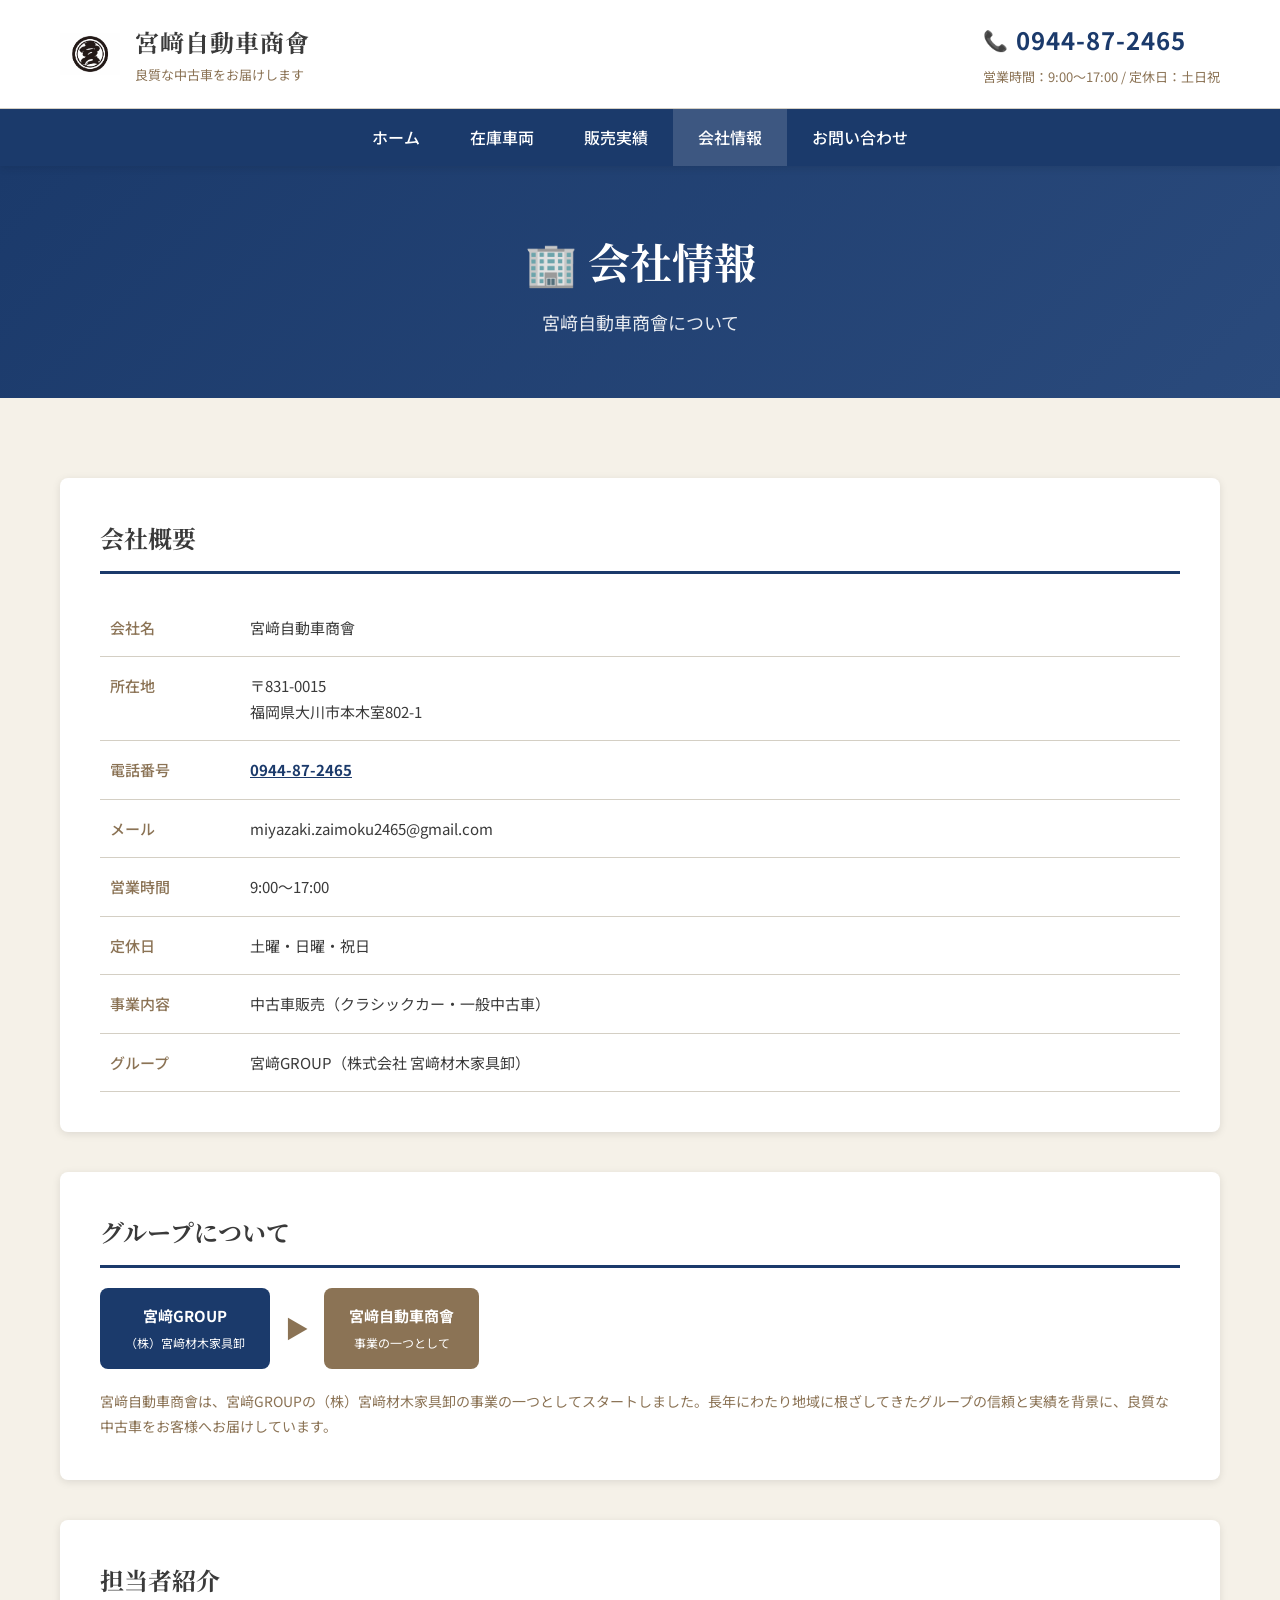
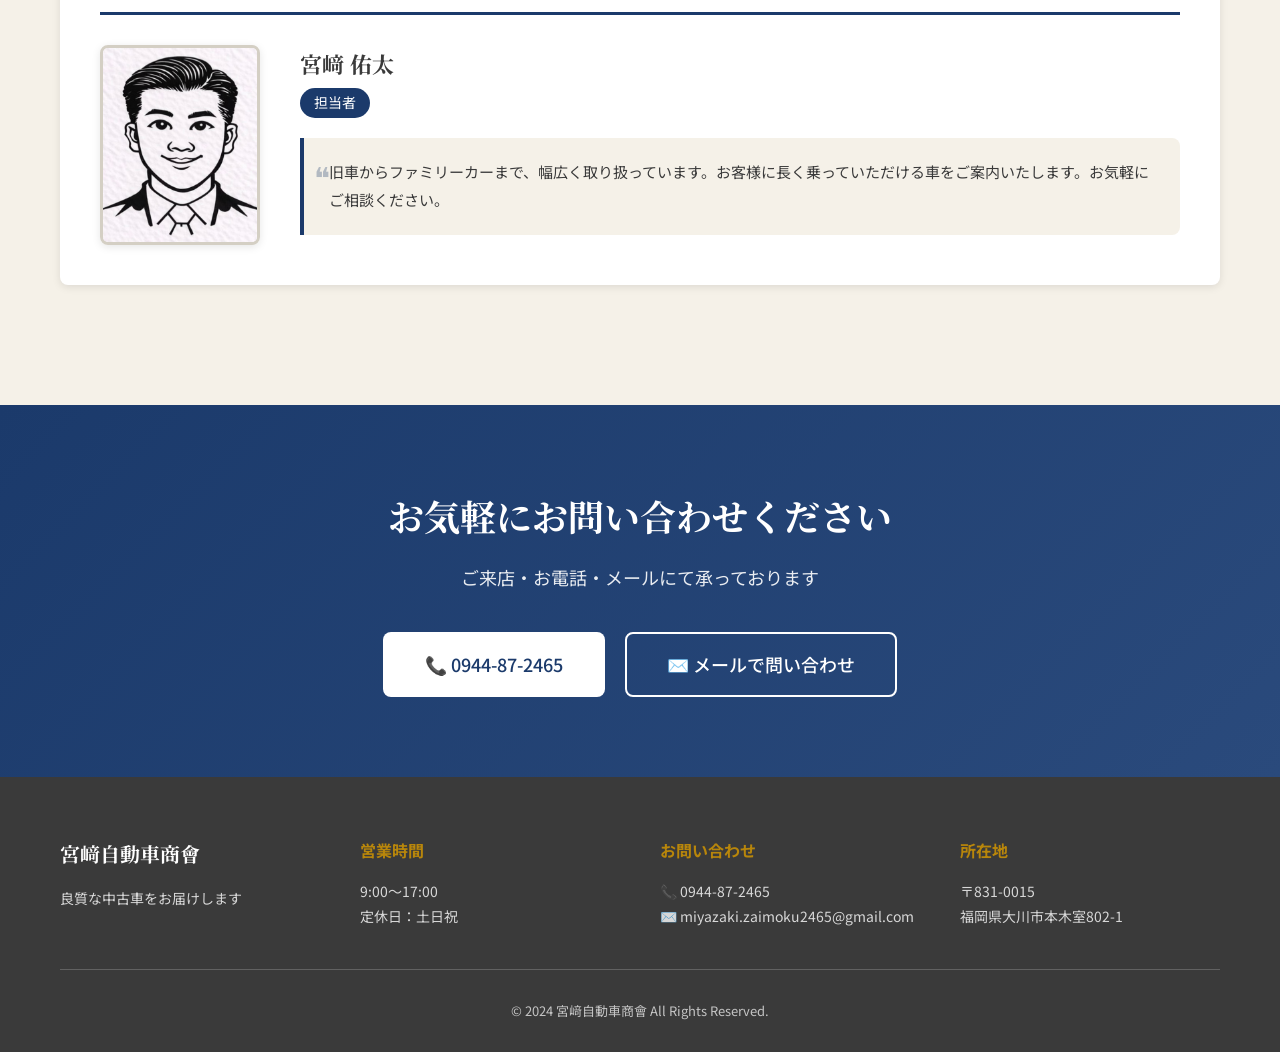
<file: about.html>
<!DOCTYPE html>
<html lang="ja">
<head>
    <meta charset="UTF-8">
    <meta name="viewport" content="width=device-width, initial-scale=1.0">
    <title>会社情報 - 宮﨑自動車商會</title>
    <meta name="description" content="宮﨑自動車商會の会社情報。宮﨑GROUPの事業として福岡県大川市で中古車販売を行っています。">
    <link href="https://fonts.googleapis.com/css2?family=Noto+Sans+JP:wght@400;500;700&family=Noto+Serif+JP:wght@400;600&display=swap" rel="stylesheet">
    <link rel="stylesheet" href="style.css">
    <style>
        .logo-image { width: 60px; height: 60px; object-fit: contain; }
        .page-hero {
            background: linear-gradient(135deg, var(--color-accent) 0%, #2a4a7c 100%);
            color: var(--color-white);
            padding: 60px 0;
            text-align: center;
        }
        .page-hero h2 { font-size: 42px; font-family: var(--font-serif); font-weight: 700; margin-bottom: 10px; }
        .page-hero p { font-size: 18px; opacity: 0.9; }

        .about-section { padding: 80px 0; background: var(--color-base); }

        /* 会社概要テーブル */
        .about-card {
            background: var(--color-white);
            border-radius: var(--border-radius);
            padding: 40px;
            box-shadow: var(--shadow-sm);
            margin-bottom: 40px;
        }
        .about-card h3 {
            font-size: 24px;
            font-weight: 700;
            font-family: var(--font-serif);
            color: var(--color-text);
            margin-bottom: 25px;
            padding-bottom: 12px;
            border-bottom: 3px solid var(--color-accent);
        }
        .company-table { width: 100%; border-collapse: collapse; }
        .company-table tr { border-bottom: 1px solid var(--color-border); }
        .company-table td { padding: 16px 10px; font-size: 15px; vertical-align: top; }
        .company-table td:first-child {
            color: var(--color-sub);
            font-weight: 500;
            width: 140px;
            white-space: nowrap;
        }
        .company-table td:last-child { color: var(--color-text); line-height: 1.7; }

        /* 担当者セクション */
        .staff-card {
            background: var(--color-white);
            border-radius: var(--border-radius);
            padding: 40px;
            box-shadow: var(--shadow-sm);
            margin-bottom: 40px;
        }
        .staff-card h3 {
            font-size: 24px;
            font-weight: 700;
            font-family: var(--font-serif);
            color: var(--color-text);
            margin-bottom: 30px;
            padding-bottom: 12px;
            border-bottom: 3px solid var(--color-accent);
        }
        .staff-profile {
            display: flex;
            gap: 40px;
            align-items: flex-start;
        }
        .staff-photo {
            flex-shrink: 0;
            width: 160px;
            height: 200px;
            border-radius: var(--border-radius);
            overflow: hidden;
            box-shadow: var(--shadow-sm);
            border: 3px solid var(--color-border);
        }
        .staff-photo img {
            width: 100%;
            height: 100%;
            object-fit: cover;
            object-position: center top;
            display: block;
        }
        .staff-info h4 {
            font-size: 22px;
            font-weight: 700;
            color: var(--color-text);
            margin-bottom: 5px;
            font-family: var(--font-serif);
        }
        .staff-info .staff-role {
            font-size: 14px;
            color: var(--color-white);
            background: var(--color-accent);
            display: inline-block;
            padding: 3px 14px;
            border-radius: 20px;
            margin-bottom: 20px;
        }
        .staff-message {
            background: var(--color-base);
            border-left: 4px solid var(--color-accent);
            padding: 20px 25px;
            border-radius: 0 var(--border-radius) var(--border-radius) 0;
            font-size: 15px;
            line-height: 1.9;
            color: var(--color-text);
            position: relative;
        }
        .staff-message::before {
            content: '❝';
            font-size: 30px;
            color: var(--color-accent);
            opacity: 0.3;
            position: absolute;
            top: 10px;
            left: 10px;
        }

        /* グループ情報 */
        .group-card {
            background: var(--color-white);
            border-radius: var(--border-radius);
            padding: 40px;
            box-shadow: var(--shadow-sm);
            margin-bottom: 40px;
        }
        .group-card h3 {
            font-size: 24px;
            font-weight: 700;
            font-family: var(--font-serif);
            color: var(--color-text);
            margin-bottom: 20px;
            padding-bottom: 12px;
            border-bottom: 3px solid var(--color-accent);
        }
        .group-flow {
            display: flex;
            align-items: center;
            gap: 15px;
            flex-wrap: wrap;
            margin-top: 20px;
        }
        .group-box {
            background: var(--color-accent);
            color: var(--color-white);
            padding: 15px 25px;
            border-radius: var(--border-radius);
            font-weight: 700;
            font-size: 15px;
            text-align: center;
        }
        .group-box.sub {
            background: var(--color-sub);
        }
        .group-arrow {
            font-size: 24px;
            color: var(--color-sub);
        }
        .group-desc {
            font-size: 14px;
            color: var(--color-sub);
            line-height: 1.8;
            margin-top: 20px;
        }

        @media (max-width: 768px) {
            .page-hero h2 { font-size: 28px; }
            .staff-profile { flex-direction: column; align-items: center; }
            .staff-photo { width: 140px; height: 175px; }
            .company-table td:first-child { width: 100px; font-size: 13px; }
            .group-flow { justify-content: center; }
        }
    </style>
</head>
<body>
    <header class="header">
        <div class="header-top">
            <div class="container">
                <div class="header-content">
                    <div class="logo-section">
                        <img src="images/logo.jpg" alt="宮﨑自動車商會ロゴ" class="logo-image">
                        <div class="company-name">
                            <h1>宮﨑自動車商會</h1>
                            <p class="tagline">良質な中古車をお届けします</p>
                        </div>
                    </div>
                    <div class="header-contact">
                        <div class="phone">
                            <span class="phone-icon">📞</span>
                            <a href="tel:0944-87-2465">0944-87-2465</a>
                        </div>
                        <div class="hours">営業時間：9:00〜17:00 / 定休日：土日祝</div>
                    </div>
                </div>
            </div>
        </div>
        <nav class="nav">
            <div class="container">
                <ul class="nav-list">
                    <li><a href="index.html">ホーム</a></li>
                    <li><a href="cars.html">在庫車両</a></li>
                    <li><a href="sold.html">販売実績</a></li>
                    <li><a href="about.html" class="active">会社情報</a></li>
                    <li><a href="contact.html">お問い合わせ</a></li>
                </ul>
            </div>
        </nav>
    </header>

    <div class="page-hero">
        <div class="container">
            <h2>🏢 会社情報</h2>
            <p>宮﨑自動車商會について</p>
        </div>
    </div>

    <section class="about-section">
        <div class="container">

            <!-- 会社概要 -->
            <div class="about-card">
                <h3>会社概要</h3>
                <table class="company-table">
                    <tr>
                        <td>会社名</td>
                        <td>宮﨑自動車商會</td>
                    </tr>
                    <tr>
                        <td>所在地</td>
                        <td>〒831-0015<br>福岡県大川市本木室802-1</td>
                    </tr>
                    <tr>
                        <td>電話番号</td>
                        <td><a href="tel:0944-87-2465" style="color:var(--color-accent);font-weight:700;">0944-87-2465</a></td>
                    </tr>
                    <tr>
                        <td>メール</td>
                        <td>miyazaki.zaimoku2465@gmail.com</td>
                    </tr>
                    <tr>
                        <td>営業時間</td>
                        <td>9:00〜17:00</td>
                    </tr>
                    <tr>
                        <td>定休日</td>
                        <td>土曜・日曜・祝日</td>
                    </tr>
                    <tr>
                        <td>事業内容</td>
                        <td>中古車販売（クラシックカー・一般中古車）</td>
                    </tr>
                    <tr>
                        <td>グループ</td>
                        <td>宮﨑GROUP（株式会社 宮﨑材木家具卸）</td>
                    </tr>
                </table>
            </div>

            <!-- グループ情報 -->
            <div class="group-card">
                <h3>グループについて</h3>
                <div class="group-flow">
                    <div class="group-box">宮﨑GROUP<br><span style="font-size:12px;font-weight:400;">（株）宮﨑材木家具卸</span></div>
                    <div class="group-arrow">▶</div>
                    <div class="group-box sub">宮﨑自動車商會<br><span style="font-size:12px;font-weight:400;">事業の一つとして</span></div>
                </div>
                <p class="group-desc">
                    宮﨑自動車商會は、宮﨑GROUPの（株）宮﨑材木家具卸の事業の一つとしてスタートしました。長年にわたり地域に根ざしてきたグループの信頼と実績を背景に、良質な中古車をお客様へお届けしています。
                </p>
            </div>

            <!-- 担当者紹介 -->
            <div class="staff-card">
                <h3>担当者紹介</h3>
                <div class="staff-profile">
                    <div class="staff-photo">
                        <img src="images/staff.jpg" alt="担当者 宮﨑佑太">
                    </div>
                    <div class="staff-info">
                        <h4>宮﨑 佑太</h4>
                        <span class="staff-role">担当者</span>
                        <div class="staff-message">
                            旧車からファミリーカーまで、幅広く取り扱っています。お客様に長く乗っていただける車をご案内いたします。お気軽にご相談ください。
                        </div>
                    </div>
                </div>
            </div>

        </div>
    </section>

    <section class="cta">
        <div class="container">
            <div class="cta-content">
                <h2>お気軽にお問い合わせください</h2>
                <p>ご来店・お電話・メールにて承っております</p>
                <div class="cta-buttons">
                    <a href="tel:0944-87-2465" class="btn btn-primary btn-large">📞 0944-87-2465</a>
                    <a href="contact.html" class="btn btn-secondary btn-large">✉️ メールで問い合わせ</a>
                </div>
            </div>
        </div>
    </section>

    <footer class="footer">
        <div class="container">
            <div class="footer-content">
                <div class="footer-section">
                    <h3>宮﨑自動車商會</h3>
                    <p>良質な中古車をお届けします</p>
                </div>
                <div class="footer-section">
                    <h4>営業時間</h4>
                    <p>9:00〜17:00</p>
                    <p>定休日：土日祝</p>
                </div>
                <div class="footer-section">
                    <h4>お問い合わせ</h4>
                    <p>📞 0944-87-2465</p>
                    <p>✉️ miyazaki.zaimoku2465@gmail.com</p>
                </div>
                <div class="footer-section">
                    <h4>所在地</h4>
                    <p>〒831-0015<br>福岡県大川市本木室802-1</p>
                </div>
            </div>
            <div class="footer-bottom">
                <p>&copy; 2024 宮﨑自動車商會 All Rights Reserved.</p>
            </div>
        </div>
    </footer>
</body>
</html>
</file>
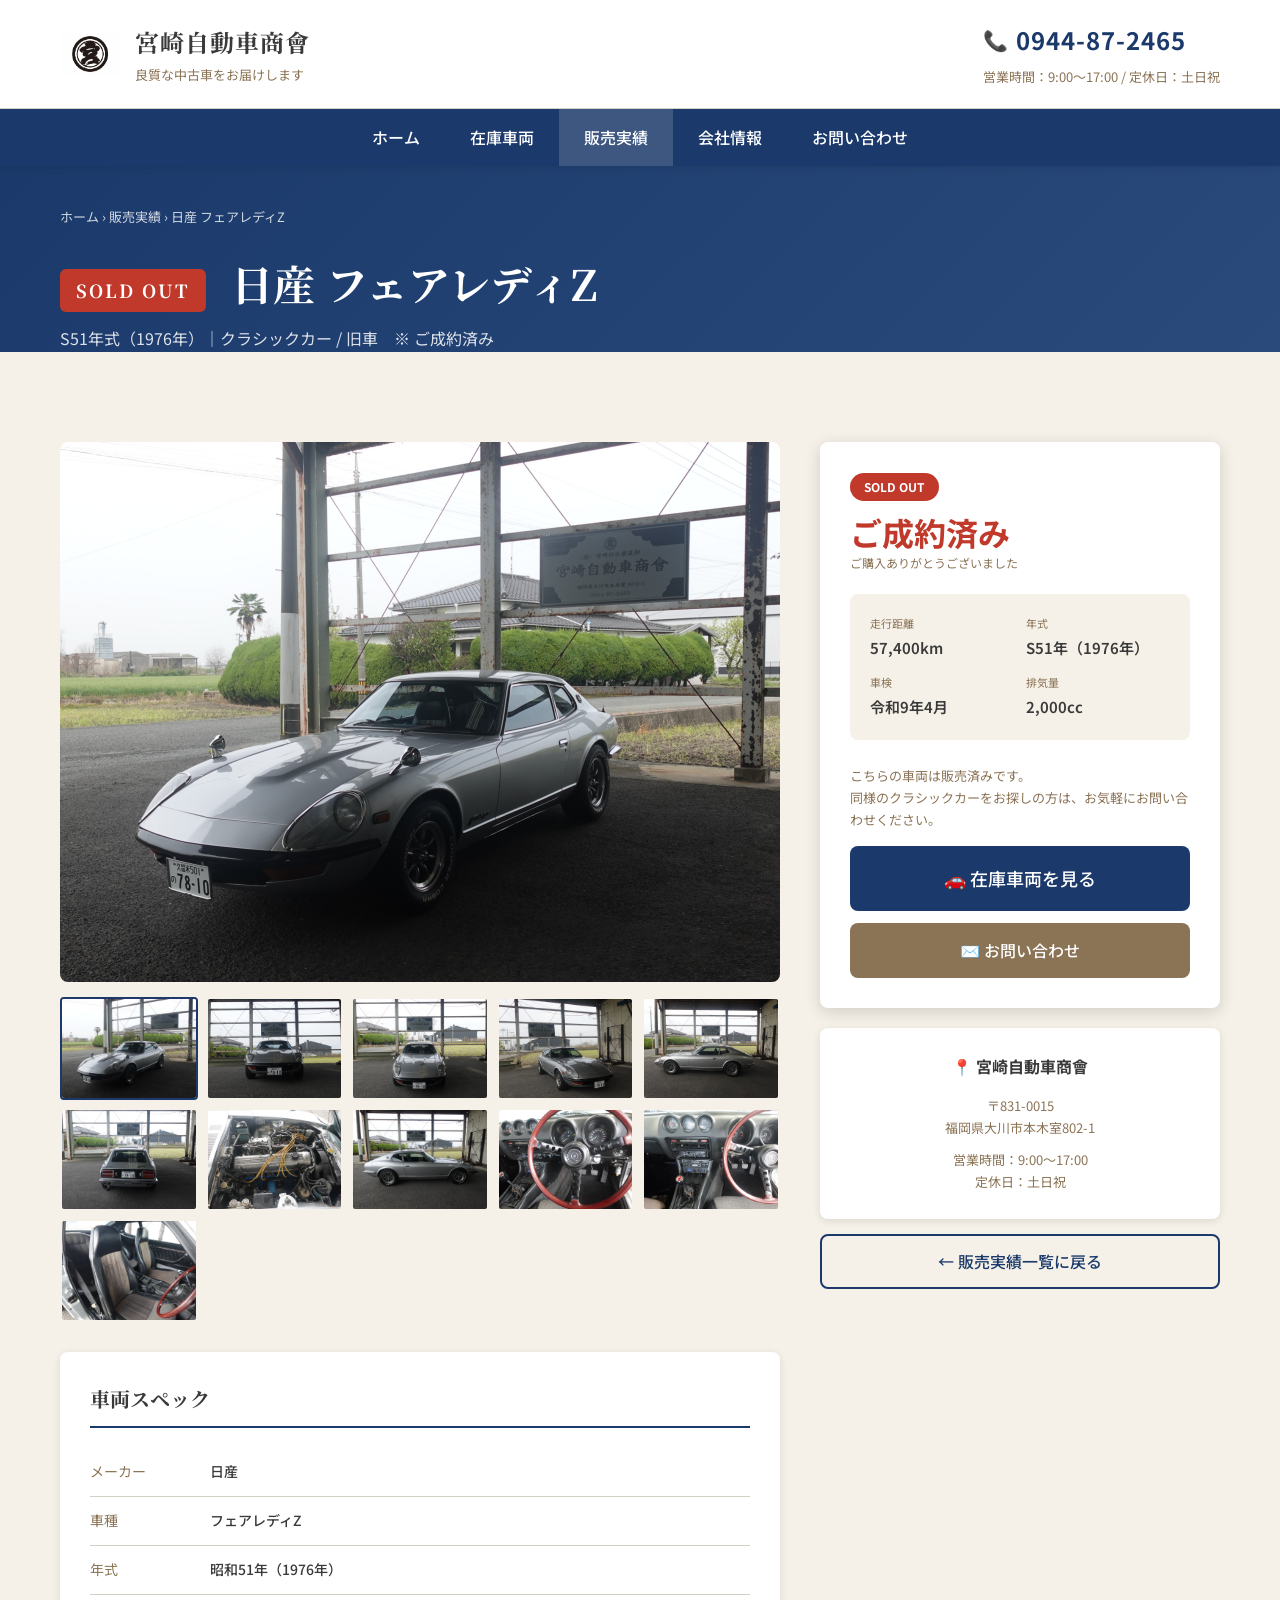
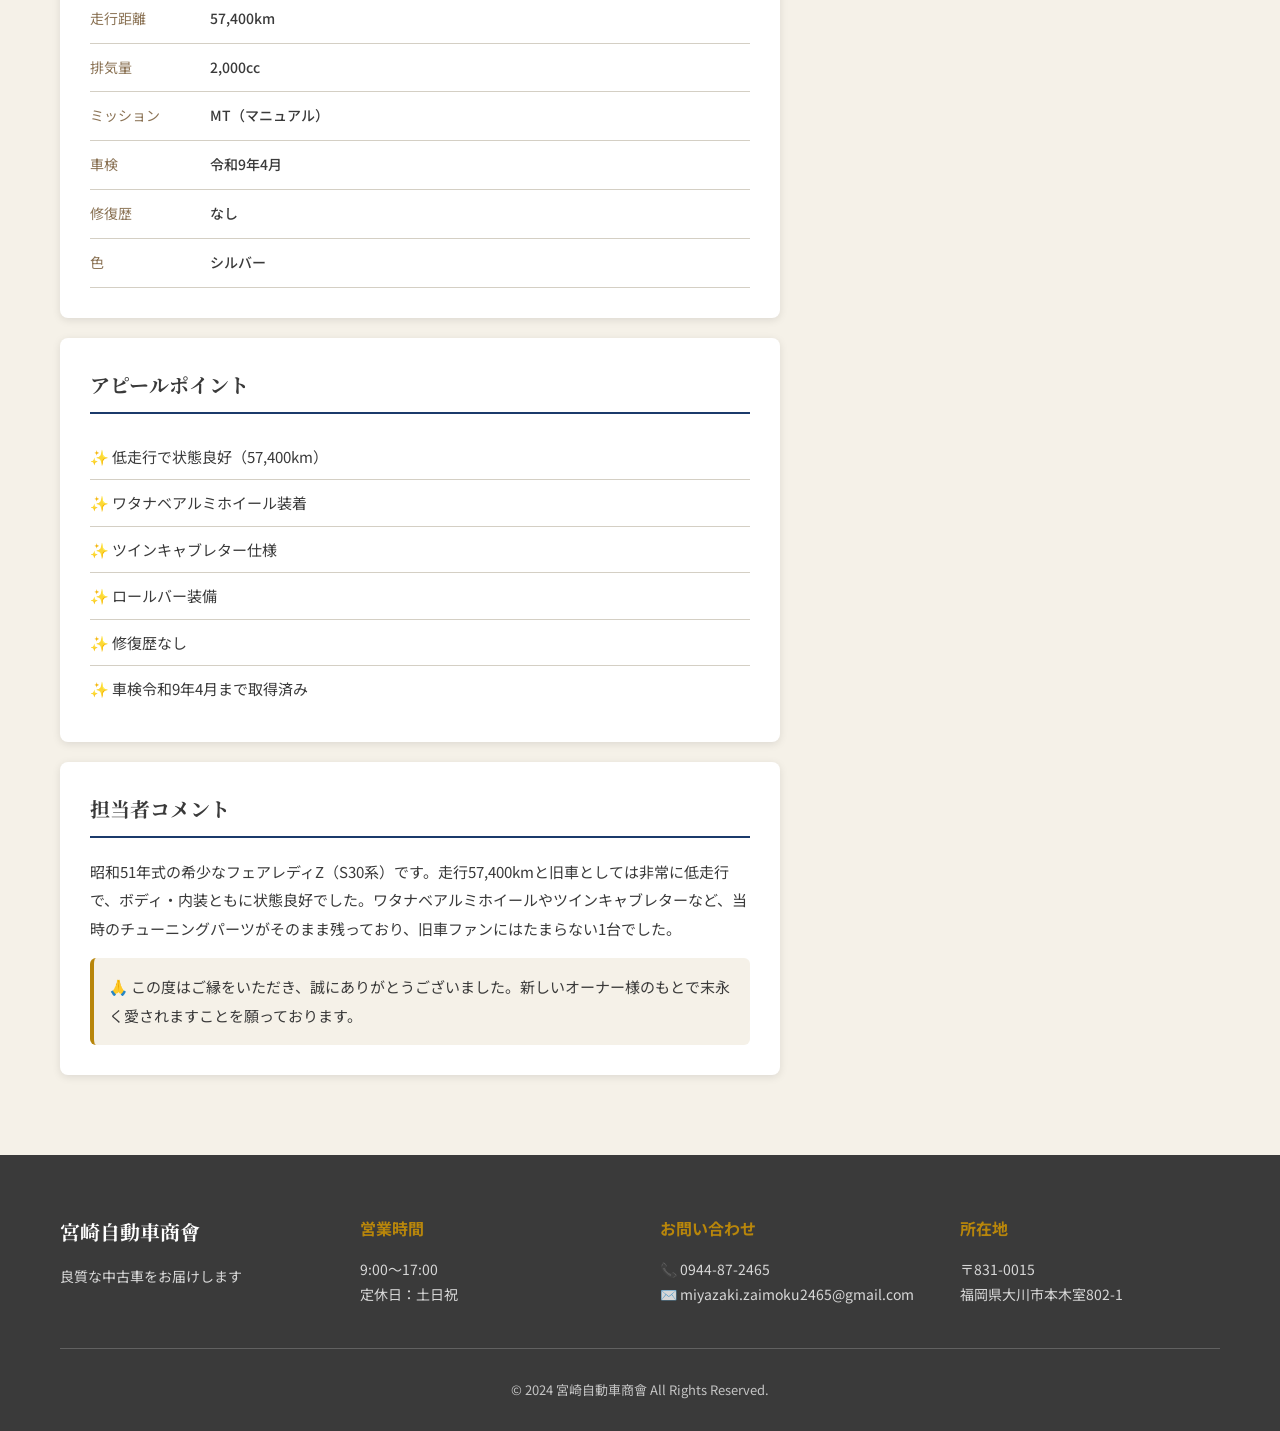
<file: car-detail-1.html>
<!DOCTYPE html>
<html lang="ja">
<head>
    <meta charset="UTF-8">
    <meta name="viewport" content="width=device-width, initial-scale=1.0">
    <title>【SOLD OUT】日産 フェアレディZ - 宮崎自動車商會 販売実績</title>
    <meta name="description" content="【販売済み】昭和51年式 日産フェアレディZ。ご購入ありがとうございました。">
    <link href="https://fonts.googleapis.com/css2?family=Noto+Sans+JP:wght@400;500;700&family=Noto+Serif+JP:wght@400;600&display=swap" rel="stylesheet">
    <link rel="stylesheet" href="style.css">
    <style>
        .detail-hero {
            background: linear-gradient(135deg, var(--color-accent) 0%, #2a4a7c 100%);
            padding: 40px 0 0;
            color: var(--color-white);
        }
        .breadcrumb {
            font-size: 13px;
            opacity: 0.8;
            margin-bottom: 20px;
        }
        .breadcrumb a { color: var(--color-white); text-decoration: none; }
        .breadcrumb a:hover { text-decoration: underline; }
        .detail-hero-title {
            font-size: 42px;
            font-family: var(--font-serif);
            font-weight: 700;
            margin-bottom: 5px;
        }
        .detail-hero-sub {
            font-size: 16px;
            opacity: 0.85;
            margin-bottom: 30px;
        }
        .detail-main {
            background: var(--color-base);
            padding: 60px 0;
        }
        .detail-grid {
            display: grid;
            grid-template-columns: 1fr 400px;
            gap: 40px;
            align-items: start;
        }
        /* Gallery */
        .gallery-main {
            background: #000;
            border-radius: var(--border-radius);
            overflow: hidden;
            margin-bottom: 15px;
            aspect-ratio: 4/3;
        }
        .gallery-main img {
            width: 100%;
            height: 100%;
            object-fit: cover;
            display: block;
        }
        .gallery-thumbs {
            display: grid;
            grid-template-columns: repeat(5, 1fr);
            gap: 8px;
        }
        .gallery-thumb {
            aspect-ratio: 4/3;
            border-radius: 4px;
            overflow: hidden;
            cursor: pointer;
            border: 2px solid transparent;
            transition: border-color 0.2s;
        }
        .gallery-thumb.active { border-color: var(--color-accent); }
        .gallery-thumb img {
            width: 100%;
            height: 100%;
            object-fit: cover;
            display: block;
        }
        /* Sticky sidebar */
        .detail-sidebar {
            position: sticky;
            top: 80px;
        }
        .price-card {
            background: var(--color-white);
            border-radius: var(--border-radius);
            padding: 30px;
            box-shadow: var(--shadow-md);
            margin-bottom: 20px;
        }
        .price-badge {
            display: inline-block;
            background: var(--color-gold);
            color: var(--color-white);
            font-size: 12px;
            font-weight: 700;
            padding: 4px 14px;
            border-radius: 20px;
            margin-bottom: 15px;
        }
        .price-main {
            font-size: 44px;
            font-weight: 700;
            color: var(--color-accent);
            margin-bottom: 5px;
            line-height: 1;
        }
        .price-note {
            font-size: 12px;
            color: var(--color-sub);
            margin-bottom: 20px;
        }
        .quick-specs {
            display: grid;
            grid-template-columns: 1fr 1fr;
            gap: 12px;
            margin-bottom: 25px;
            padding: 20px;
            background: var(--color-base);
            border-radius: var(--border-radius);
        }
        .qs-item { display: flex; flex-direction: column; }
        .qs-label { font-size: 11px; color: var(--color-sub); margin-bottom: 3px; }
        .qs-value { font-size: 15px; font-weight: 600; color: var(--color-text); }
        .contact-card {
            background: var(--color-white);
            border-radius: var(--border-radius);
            padding: 25px;
            box-shadow: var(--shadow-sm);
            text-align: center;
        }
        .contact-card h4 { font-size: 16px; margin-bottom: 15px; color: var(--color-text); }
        .contact-card .btn { display: block; margin-bottom: 10px; }
        /* Detail sections */
        .detail-section {
            background: var(--color-white);
            border-radius: var(--border-radius);
            padding: 30px;
            margin-bottom: 20px;
            box-shadow: var(--shadow-sm);
        }
        .detail-section h3 {
            font-size: 20px;
            font-weight: 700;
            color: var(--color-text);
            margin-bottom: 20px;
            padding-bottom: 10px;
            border-bottom: 2px solid var(--color-accent);
            font-family: var(--font-serif);
        }
        .spec-table { width: 100%; border-collapse: collapse; }
        .spec-table tr { border-bottom: 1px solid var(--color-border); }
        .spec-table td { padding: 12px 0; font-size: 14px; }
        .spec-table td:first-child { color: var(--color-sub); width: 120px; }
        .spec-table td:last-child { font-weight: 500; color: var(--color-text); }
        .highlight-list { list-style: none; }
        .highlight-list li {
            padding: 10px 0;
            border-bottom: 1px solid var(--color-border);
            font-size: 15px;
            display: flex;
            align-items: center;
            gap: 10px;
        }
        .highlight-list li:last-child { border-bottom: none; }
        @media (max-width: 768px) {
            .detail-grid { grid-template-columns: 1fr; }
            .detail-sidebar { position: static; }
            .detail-hero-title { font-size: 28px; }
            .gallery-thumbs { grid-template-columns: repeat(4, 1fr); }
        }
    </style>
</head>
<body>
    <header class="header">
        <div class="header-top">
            <div class="container">
                <div class="header-content">
                    <div class="logo-section">
                        <img src="images/logo.jpg" alt="宮崎自動車商會ロゴ" class="logo-image" style="width:60px;height:60px;object-fit:contain;">
                        <div class="company-name">
                            <h1>宮崎自動車商會</h1>
                            <p class="tagline">良質な中古車をお届けします</p>
                        </div>
                    </div>
                    <div class="header-contact">
                        <div class="phone">
                            <span class="phone-icon">📞</span>
                            <a href="tel:0944-87-2465">0944-87-2465</a>
                        </div>
                        <div class="hours">営業時間：9:00〜17:00 / 定休日：土日祝</div>
                    </div>
                </div>
            </div>
        </div>
        <nav class="nav">
            <div class="container">
                <ul class="nav-list">
                    <li><a href="index.html">ホーム</a></li>
                    <li><a href="cars.html">在庫車両</a></li>
                    <li><a href="sold.html" class="active">販売実績</a></li>
                    
                    <li><a href="about.html">会社情報</a></li>
                    <li><a href="contact.html">お問い合わせ</a></li>
                </ul>
            </div>
        </nav>
    </header>

    <div class="detail-hero">
        <div class="container">
            <p class="breadcrumb">
                <a href="index.html">ホーム</a> &rsaquo;
                <a href="sold.html">販売実績</a> &rsaquo;
                日産 フェアレディZ
            </p>
            <h2 class="detail-hero-title">
                <span style="display:inline-block;background:#c0392b;color:#fff;font-size:18px;padding:6px 16px;border-radius:6px;vertical-align:middle;margin-right:14px;letter-spacing:2px;">SOLD OUT</span>
                日産 フェアレディZ
            </h2>
            <p class="detail-hero-sub">S51年式（1976年）｜クラシックカー / 旧車　※ ご成約済み</p>
        </div>
    </div>

    <section class="detail-main">
        <div class="container">
            <div class="detail-grid">
                <!-- Left: Gallery + Details -->
                <div>
                    <!-- Gallery -->
                    <div class="gallery-main">
                        <img id="mainImg" src="images/car1/DSC00303.JPG" alt="日産フェアレディZ">
                    </div>
                    <div class="gallery-thumbs">
                        <div class="gallery-thumb active" onclick="changeImg(this, 'images/car1/DSC00303.JPG')">
                            <img src="images/car1/DSC00303.JPG" alt="">
                        </div>
                        <div class="gallery-thumb" onclick="changeImg(this, 'images/car1/DSC00301.JPG')">
                            <img src="images/car1/DSC00301.JPG" alt="">
                        </div>
                        <div class="gallery-thumb" onclick="changeImg(this, 'images/car1/DSC00302.JPG')">
                            <img src="images/car1/DSC00302.JPG" alt="">
                        </div>
                        <div class="gallery-thumb" onclick="changeImg(this, 'images/car1/DSC00304.JPG')">
                            <img src="images/car1/DSC00304.JPG" alt="">
                        </div>
                        <div class="gallery-thumb" onclick="changeImg(this, 'images/car1/DSC00305.JPG')">
                            <img src="images/car1/DSC00305.JPG" alt="">
                        </div>
                        <div class="gallery-thumb" onclick="changeImg(this, 'images/car1/DSC00309.JPG')">
                            <img src="images/car1/DSC00309.JPG" alt="">
                        </div>
                        <div class="gallery-thumb" onclick="changeImg(this, 'images/car1/DSC00312.JPG')">
                            <img src="images/car1/DSC00312.JPG" alt="">
                        </div>
                        <div class="gallery-thumb" onclick="changeImg(this, 'images/car1/DSC00317.JPG')">
                            <img src="images/car1/DSC00317.JPG" alt="">
                        </div>
                        <div class="gallery-thumb" onclick="changeImg(this, 'images/car1/DSC00318.JPG')">
                            <img src="images/car1/DSC00318.JPG" alt="">
                        </div>
                        <div class="gallery-thumb" onclick="changeImg(this, 'images/car1/DSC00322.JPG')">
                            <img src="images/car1/DSC00322.JPG" alt="">
                        </div>
                        <div class="gallery-thumb" onclick="changeImg(this, 'images/car1/DSC00323.JPG')">
                            <img src="images/car1/DSC00323.JPG" alt="">
                        </div>
                    </div>

                    <!-- Specs -->
                    <div class="detail-section" style="margin-top:30px;">
                        <h3>車両スペック</h3>
                        <table class="spec-table">
                            <tr><td>メーカー</td><td>日産</td></tr>
                            <tr><td>車種</td><td>フェアレディZ</td></tr>
                            <tr><td>年式</td><td>昭和51年（1976年）</td></tr>
                            <tr><td>走行距離</td><td>57,400km</td></tr>
                            <tr><td>排気量</td><td>2,000cc</td></tr>
                            <tr><td>ミッション</td><td>MT（マニュアル）</td></tr>
                            <tr><td>車検</td><td>令和9年4月</td></tr>
                            <tr><td>修復歴</td><td>なし</td></tr>
                            <tr><td>色</td><td>シルバー</td></tr>
                        </table>
                    </div>

                    <!-- Highlights -->
                    <div class="detail-section">
                        <h3>アピールポイント</h3>
                        <ul class="highlight-list">
                            <li>✨ 低走行で状態良好（57,400km）</li>
                            <li>✨ ワタナベアルミホイール装着</li>
                            <li>✨ ツインキャブレター仕様</li>
                            <li>✨ ロールバー装備</li>
                            <li>✨ 修復歴なし</li>
                            <li>✨ 車検令和9年4月まで取得済み</li>
                        </ul>
                    </div>

                    <!-- Comment -->
                    <div class="detail-section">
                        <h3>担当者コメント</h3>
                        <p style="font-size:15px;line-height:1.9;color:var(--color-text);">
                            昭和51年式の希少なフェアレディZ（S30系）です。走行57,400kmと旧車としては非常に低走行で、ボディ・内装ともに状態良好でした。ワタナベアルミホイールやツインキャブレターなど、当時のチューニングパーツがそのまま残っており、旧車ファンにはたまらない1台でした。
                        </p>
                        <p style="font-size:15px;line-height:1.9;color:var(--color-text);margin-top:15px;padding:15px;background:var(--color-base);border-radius:6px;border-left:4px solid var(--color-gold);">
                            🙏 この度はご縁をいただき、誠にありがとうございました。新しいオーナー様のもとで末永く愛されますことを願っております。
                        </p>
                    </div>
                </div>

                <!-- Right: Sidebar -->
                <div class="detail-sidebar">
                    <div class="price-card">
                        <span class="price-badge" style="background:#c0392b;">SOLD OUT</span>
                        <div class="price-main" style="color:#c0392b;font-size:32px;">ご成約済み</div>
                        <div class="price-note">ご購入ありがとうございました</div>
                        <div class="quick-specs">
                            <div class="qs-item">
                                <span class="qs-label">走行距離</span>
                                <span class="qs-value">57,400km</span>
                            </div>
                            <div class="qs-item">
                                <span class="qs-label">年式</span>
                                <span class="qs-value">S51年（1976年）</span>
                            </div>
                            <div class="qs-item">
                                <span class="qs-label">車検</span>
                                <span class="qs-value">令和9年4月</span>
                            </div>
                            <div class="qs-item">
                                <span class="qs-label">排気量</span>
                                <span class="qs-value">2,000cc</span>
                            </div>
                        </div>
                        <p style="font-size:13px;color:var(--color-sub);line-height:1.7;margin-bottom:15px;">
                            こちらの車両は販売済みです。<br>
                            同様のクラシックカーをお探しの方は、お気軽にお問い合わせください。
                        </p>
                        <a href="cars.html" class="btn btn-primary btn-large" style="display:block;text-align:center;margin-bottom:12px;">
                            🚗 在庫車両を見る
                        </a>
                        <a href="contact.html" class="btn btn-secondary" style="display:block;text-align:center;">
                            ✉️ お問い合わせ
                        </a>
                    </div>

                    <div class="contact-card">
                        <h4>📍 宮崎自動車商會</h4>
                        <p style="font-size:13px;color:var(--color-sub);margin-bottom:10px;">〒831-0015<br>福岡県大川市本木室802-1</p>
                        <p style="font-size:13px;color:var(--color-sub);">営業時間：9:00〜17:00<br>定休日：土日祝</p>
                    </div>

                    <div style="margin-top:15px;">
                        <a href="sold.html" class="btn btn-outline" style="display:block;text-align:center;">← 販売実績一覧に戻る</a>
                    </div>
                </div>
            </div>
        </div>
    </section>

    <footer class="footer">
        <div class="container">
            <div class="footer-content">
                <div class="footer-section">
                    <h3>宮崎自動車商會</h3>
                    <p>良質な中古車をお届けします</p>
                </div>
                <div class="footer-section">
                    <h4>営業時間</h4>
                    <p>9:00〜17:00</p>
                    <p>定休日：土日祝</p>
                </div>
                <div class="footer-section">
                    <h4>お問い合わせ</h4>
                    <p>📞 0944-87-2465</p>
                    <p>✉️ miyazaki.zaimoku2465@gmail.com</p>
                </div>
                <div class="footer-section">
                    <h4>所在地</h4>
                    <p>〒831-0015<br>福岡県大川市本木室802-1</p>
                </div>
            </div>
            <div class="footer-bottom">
                <p>&copy; 2024 宮崎自動車商會 All Rights Reserved.</p>
            </div>
        </div>
    </footer>

    <script>
        function changeImg(thumb, src) {
            document.getElementById('mainImg').src = src;
            document.querySelectorAll('.gallery-thumb').forEach(t => t.classList.remove('active'));
            thumb.classList.add('active');
        }
    </script>
</body>
</html>
</file>
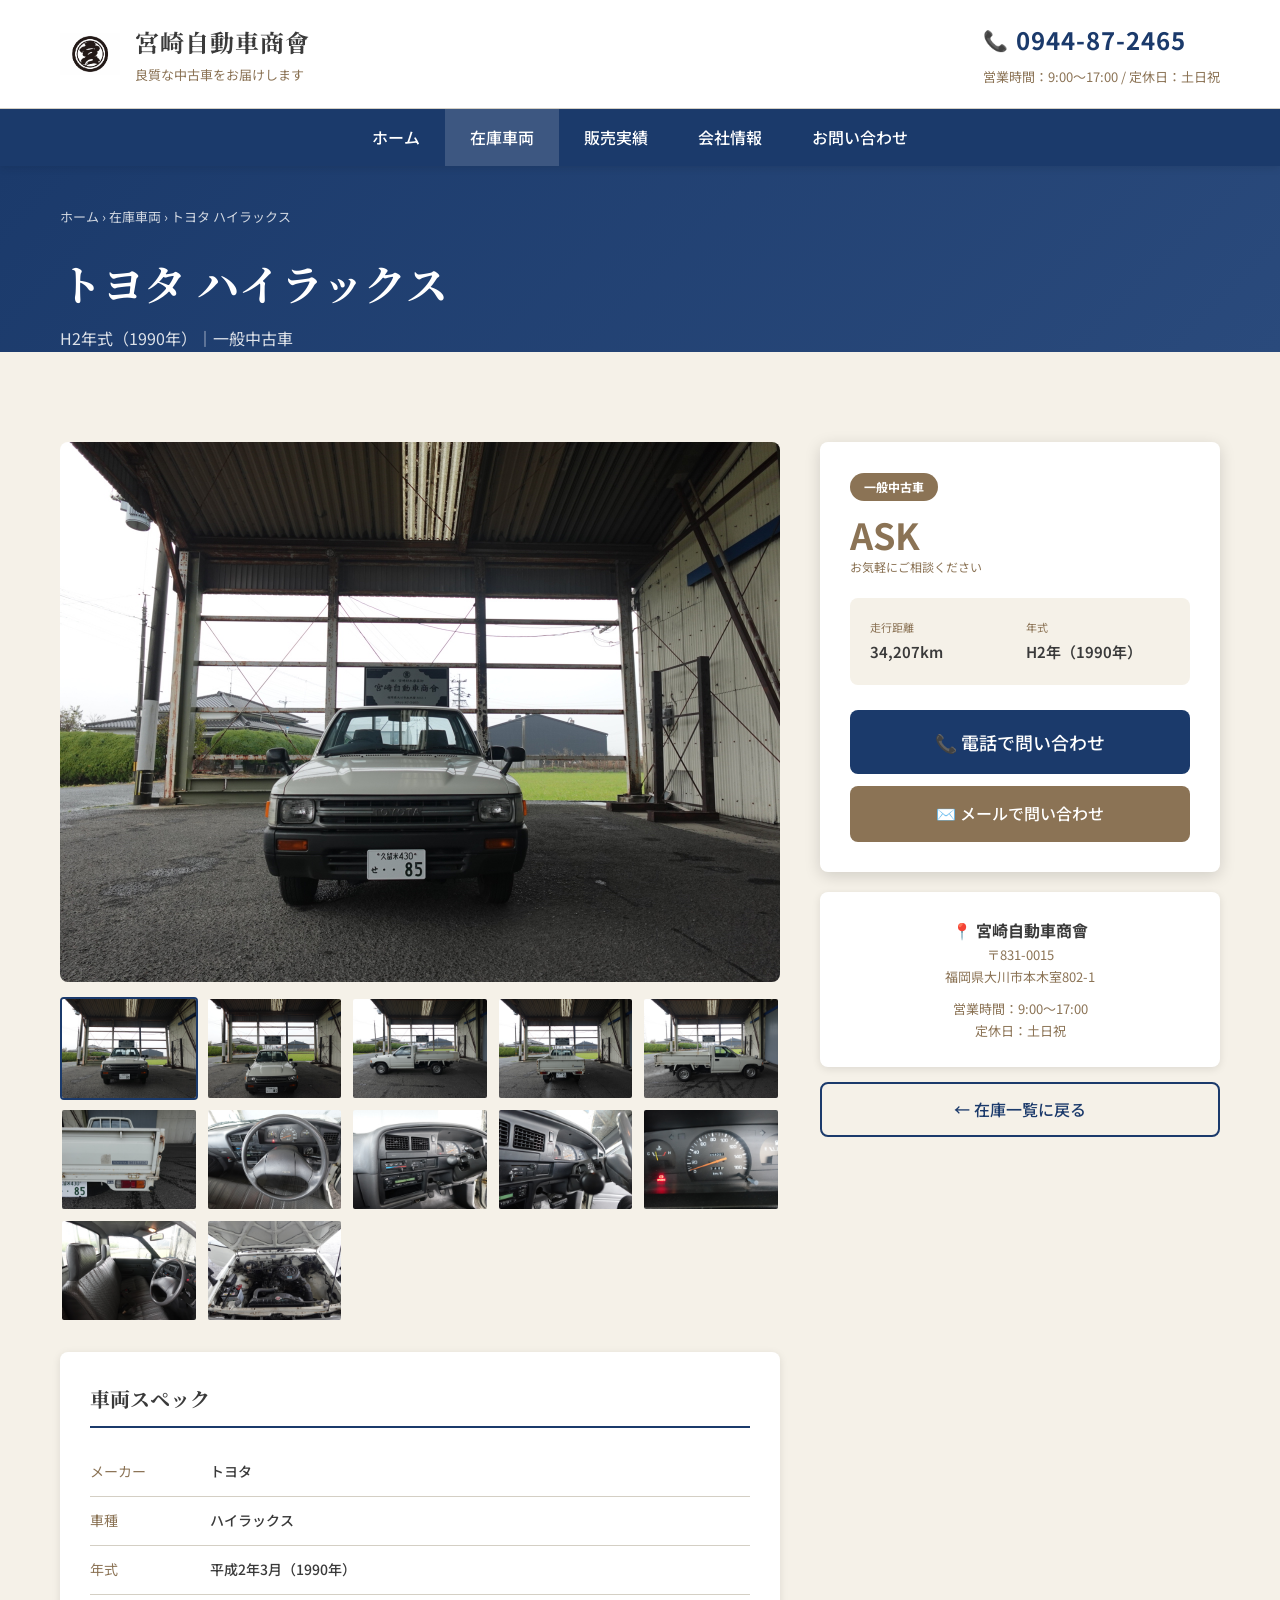
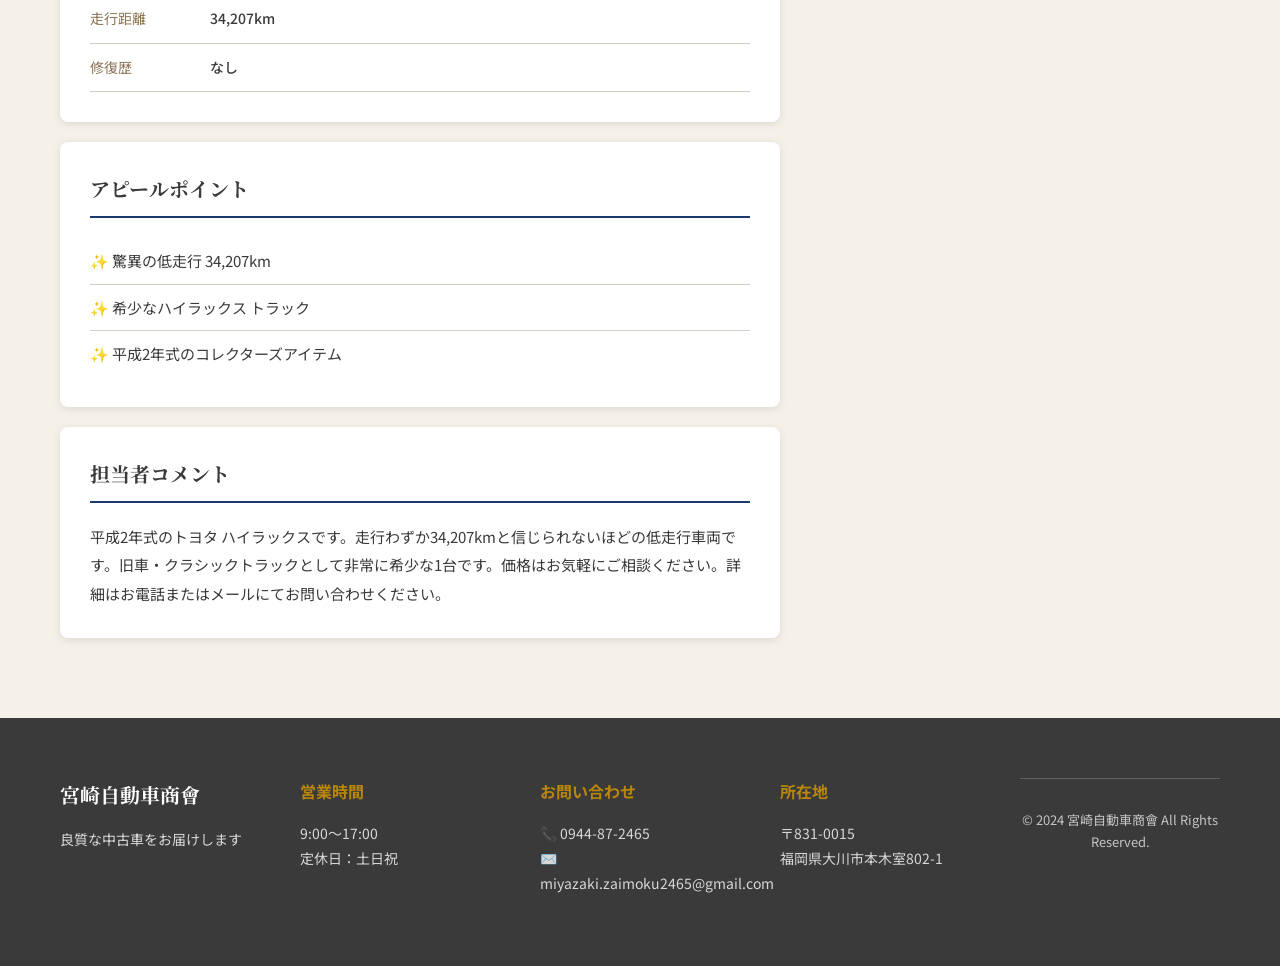
<file: car-detail-2.html>
<!DOCTYPE html>
<html lang="ja">
<head>
    <meta charset="UTF-8">
    <meta name="viewport" content="width=device-width, initial-scale=1.0">
    <title>トヨタ ハイラックス - 宮崎自動車商會</title>
    <meta name="description" content="平成2年式 トヨタ ハイラックス。低走行34,207km。ASK。">
    <link href="https://fonts.googleapis.com/css2?family=Noto+Sans+JP:wght@400;500;700&family=Noto+Serif+JP:wght@400;600&display=swap" rel="stylesheet">
    <link rel="stylesheet" href="style.css">
    <style>
        .detail-hero { background: linear-gradient(135deg, var(--color-accent) 0%, #2a4a7c 100%); padding: 40px 0 0; color: var(--color-white); }
        .breadcrumb { font-size: 13px; opacity: 0.8; margin-bottom: 20px; }
        .breadcrumb a { color: var(--color-white); text-decoration: none; }
        .breadcrumb a:hover { text-decoration: underline; }
        .detail-hero-title { font-size: 42px; font-family: var(--font-serif); font-weight: 700; margin-bottom: 5px; }
        .detail-hero-sub { font-size: 16px; opacity: 0.85; margin-bottom: 30px; }
        .detail-main { background: var(--color-base); padding: 60px 0; }
        .detail-grid { display: grid; grid-template-columns: 1fr 400px; gap: 40px; align-items: start; }
        .gallery-main { background: #000; border-radius: var(--border-radius); overflow: hidden; margin-bottom: 15px; aspect-ratio: 4/3; }
        .gallery-main img { width: 100%; height: 100%; object-fit: cover; display: block; }
        .gallery-thumbs { display: grid; grid-template-columns: repeat(5, 1fr); gap: 8px; }
        .gallery-thumb { aspect-ratio: 4/3; border-radius: 4px; overflow: hidden; cursor: pointer; border: 2px solid transparent; transition: border-color 0.2s; }
        .gallery-thumb.active { border-color: var(--color-accent); }
        .gallery-thumb img { width: 100%; height: 100%; object-fit: cover; display: block; }
        .detail-sidebar { position: sticky; top: 80px; }
        .price-card { background: var(--color-white); border-radius: var(--border-radius); padding: 30px; box-shadow: var(--shadow-md); margin-bottom: 20px; }
        .price-badge { display: inline-block; background: var(--color-sub); color: var(--color-white); font-size: 12px; font-weight: 700; padding: 4px 14px; border-radius: 20px; margin-bottom: 15px; }
        .price-main { font-size: 36px; font-weight: 700; color: var(--color-sub); margin-bottom: 5px; line-height: 1; }
        .price-note { font-size: 12px; color: var(--color-sub); margin-bottom: 20px; }
        .quick-specs { display: grid; grid-template-columns: 1fr 1fr; gap: 12px; margin-bottom: 25px; padding: 20px; background: var(--color-base); border-radius: var(--border-radius); }
        .qs-item { display: flex; flex-direction: column; }
        .qs-label { font-size: 11px; color: var(--color-sub); margin-bottom: 3px; }
        .qs-value { font-size: 15px; font-weight: 600; color: var(--color-text); }
        .contact-card { background: var(--color-white); border-radius: var(--border-radius); padding: 25px; box-shadow: var(--shadow-sm); text-align: center; }
        .detail-section { background: var(--color-white); border-radius: var(--border-radius); padding: 30px; margin-bottom: 20px; box-shadow: var(--shadow-sm); }
        .detail-section h3 { font-size: 20px; font-weight: 700; color: var(--color-text); margin-bottom: 20px; padding-bottom: 10px; border-bottom: 2px solid var(--color-accent); font-family: var(--font-serif); }
        .spec-table { width: 100%; border-collapse: collapse; }
        .spec-table tr { border-bottom: 1px solid var(--color-border); }
        .spec-table td { padding: 12px 0; font-size: 14px; }
        .spec-table td:first-child { color: var(--color-sub); width: 120px; }
        .spec-table td:last-child { font-weight: 500; color: var(--color-text); }
        .highlight-list { list-style: none; }
        .highlight-list li { padding: 10px 0; border-bottom: 1px solid var(--color-border); font-size: 15px; display: flex; align-items: center; gap: 10px; }
        .highlight-list li:last-child { border-bottom: none; }
        @media (max-width: 768px) { .detail-grid { grid-template-columns: 1fr; } .detail-sidebar { position: static; } .detail-hero-title { font-size: 28px; } .gallery-thumbs { grid-template-columns: repeat(4, 1fr); } }
    </style>
</head>
<body>
    <header class="header">
        <div class="header-top">
            <div class="container">
                <div class="header-content">
                    <div class="logo-section">
                        <img src="images/logo.jpg" alt="宮崎自動車商會ロゴ" class="logo-image" style="width:60px;height:60px;object-fit:contain;">
                        <div class="company-name">
                            <h1>宮崎自動車商會</h1>
                            <p class="tagline">良質な中古車をお届けします</p>
                        </div>
                    </div>
                    <div class="header-contact">
                        <div class="phone">
                            <span class="phone-icon">📞</span>
                            <a href="tel:0944-87-2465">0944-87-2465</a>
                        </div>
                        <div class="hours">営業時間：9:00〜17:00 / 定休日：土日祝</div>
                    </div>
                </div>
            </div>
        </div>
        <nav class="nav">
            <div class="container">
                <ul class="nav-list">
                    <li><a href="index.html">ホーム</a></li>
                    <li><a href="cars.html" class="active">在庫車両</a></li>
                    <li><a href="sold.html">販売実績</a></li>
                    
                    <li><a href="about.html">会社情報</a></li>
                    <li><a href="contact.html">お問い合わせ</a></li>
                </ul>
            </div>
        </nav>
    </header>

    <div class="detail-hero">
        <div class="container">
            <p class="breadcrumb">
                <a href="index.html">ホーム</a> &rsaquo;
                <a href="cars.html">在庫車両</a> &rsaquo;
                トヨタ ハイラックス
            </p>
            <h2 class="detail-hero-title">トヨタ ハイラックス</h2>
            <p class="detail-hero-sub">H2年式（1990年）｜一般中古車</p>
        </div>
    </div>

    <section class="detail-main">
        <div class="container">
            <div class="detail-grid">
                <div>
                                        <div class="gallery-main">
                        <img id="mainImg" src="images/car2/DSC00067.JPG" alt="">
                    </div>
                    <div class="gallery-thumbs">
                        <div class="gallery-thumb active" onclick="changeImg(this, 'images/car2/DSC00067.JPG')">
                            <img src="images/car2/DSC00067.JPG" alt="">
                        </div>
                        <div class="gallery-thumb" onclick="changeImg(this, 'images/car2/DSC00068.JPG')">
                            <img src="images/car2/DSC00068.JPG" alt="">
                        </div>
                        <div class="gallery-thumb" onclick="changeImg(this, 'images/car2/DSC00069.JPG')">
                            <img src="images/car2/DSC00069.JPG" alt="">
                        </div>
                        <div class="gallery-thumb" onclick="changeImg(this, 'images/car2/DSC00070.JPG')">
                            <img src="images/car2/DSC00070.JPG" alt="">
                        </div>
                        <div class="gallery-thumb" onclick="changeImg(this, 'images/car2/DSC00071.JPG')">
                            <img src="images/car2/DSC00071.JPG" alt="">
                        </div>
                        <div class="gallery-thumb" onclick="changeImg(this, 'images/car2/DSC00072.JPG')">
                            <img src="images/car2/DSC00072.JPG" alt="">
                        </div>
                        <div class="gallery-thumb" onclick="changeImg(this, 'images/car2/DSC00073.JPG')">
                            <img src="images/car2/DSC00073.JPG" alt="">
                        </div>
                        <div class="gallery-thumb" onclick="changeImg(this, 'images/car2/DSC00074.JPG')">
                            <img src="images/car2/DSC00074.JPG" alt="">
                        </div>
                        <div class="gallery-thumb" onclick="changeImg(this, 'images/car2/DSC00075.JPG')">
                            <img src="images/car2/DSC00075.JPG" alt="">
                        </div>
                        <div class="gallery-thumb" onclick="changeImg(this, 'images/car2/DSC00076.JPG')">
                            <img src="images/car2/DSC00076.JPG" alt="">
                        </div>
                        <div class="gallery-thumb" onclick="changeImg(this, 'images/car2/DSC00077.JPG')">
                            <img src="images/car2/DSC00077.JPG" alt="">
                        </div>
                        <div class="gallery-thumb" onclick="changeImg(this, 'images/car2/DSC00080.JPG')">
                            <img src="images/car2/DSC00080.JPG" alt="">
                        </div>
                    </div>

                    <div class="detail-section" style="margin-top:30px;">
                        <h3>車両スペック</h3>
                        <table class="spec-table">
                            <tr><td>メーカー</td><td>トヨタ</td></tr>
                            <tr><td>車種</td><td>ハイラックス</td></tr>
                            <tr><td>年式</td><td>平成2年3月（1990年）</td></tr>
                            <tr><td>走行距離</td><td>34,207km</td></tr>
                            <tr><td>修復歴</td><td>なし</td></tr>
                        </table>
                    </div>

                    <div class="detail-section">
                        <h3>アピールポイント</h3>
                        <ul class="highlight-list">
                            <li>✨ 驚異の低走行 34,207km</li>
                            <li>✨ 希少なハイラックス トラック</li>
                            <li>✨ 平成2年式のコレクターズアイテム</li>
                        </ul>
                    </div>

                    <div class="detail-section">
                        <h3>担当者コメント</h3>
                        <p style="font-size:15px;line-height:1.9;color:var(--color-text);">
                            平成2年式のトヨタ ハイラックスです。走行わずか34,207kmと信じられないほどの低走行車両です。旧車・クラシックトラックとして非常に希少な1台です。価格はお気軽にご相談ください。詳細はお電話またはメールにてお問い合わせください。
                        </p>
                    </div>
                </div>

                <div class="detail-sidebar">
                    <div class="price-card">
                        <span class="price-badge">一般中古車</span>
                        <div class="price-main">ASK</div>
                        <div class="price-note">お気軽にご相談ください</div>
                        <div class="quick-specs">
                            <div class="qs-item">
                                <span class="qs-label">走行距離</span>
                                <span class="qs-value">34,207km</span>
                            </div>
                            <div class="qs-item">
                                <span class="qs-label">年式</span>
                                <span class="qs-value">H2年（1990年）</span>
                            </div>
                        </div>
                        <a href="tel:0944-87-2465" class="btn btn-primary btn-large" style="display:block;text-align:center;margin-bottom:12px;">
                            📞 電話で問い合わせ
                        </a>
                        <a href="contact.html" class="btn btn-secondary" style="display:block;text-align:center;">
                            ✉️ メールで問い合わせ
                        </a>
                    </div>
                    <div class="contact-card">
                        <h4>📍 宮崎自動車商會</h4>
                        <p style="font-size:13px;color:var(--color-sub);margin-bottom:10px;">〒831-0015<br>福岡県大川市本木室802-1</p>
                        <p style="font-size:13px;color:var(--color-sub);">営業時間：9:00〜17:00<br>定休日：土日祝</p>
                    </div>
                    <div style="margin-top:15px;">
                        <a href="cars.html" class="btn btn-outline" style="display:block;text-align:center;">← 在庫一覧に戻る</a>
                    </div>
                </div>
            </div>
        </div>
    </section>

    <footer class="footer">
        <div class="container">
            <div class="footer-content">
                <div class="footer-section"><h3>宮崎自動車商會</h3><p>良質な中古車をお届けします</p></div>
                <div class="footer-section"><h4>営業時間</h4><p>9:00〜17:00</p><p>定休日：土日祝</p></div>
                <div class="footer-section"><h4>お問い合わせ</h4><p>📞 0944-87-2465</p><p>✉️ miyazaki.zaimoku2465@gmail.com</p></div>
                <div class="footer-section"><h4>所在地</h4><p>〒831-0015<br>福岡県大川市本木室802-1</p>
            </div>
            <div class="footer-bottom"><p>&copy; 2024 宮崎自動車商會 All Rights Reserved.</p></div>
        </div>
    </footer>
    <script>
        function changeImg(thumb, src) {
            document.getElementById('mainImg').src = src;
            document.querySelectorAll('.gallery-thumb').forEach(t => t.classList.remove('active'));
            thumb.classList.add('active');
        }
    </script>
</body>
</html>
</file>
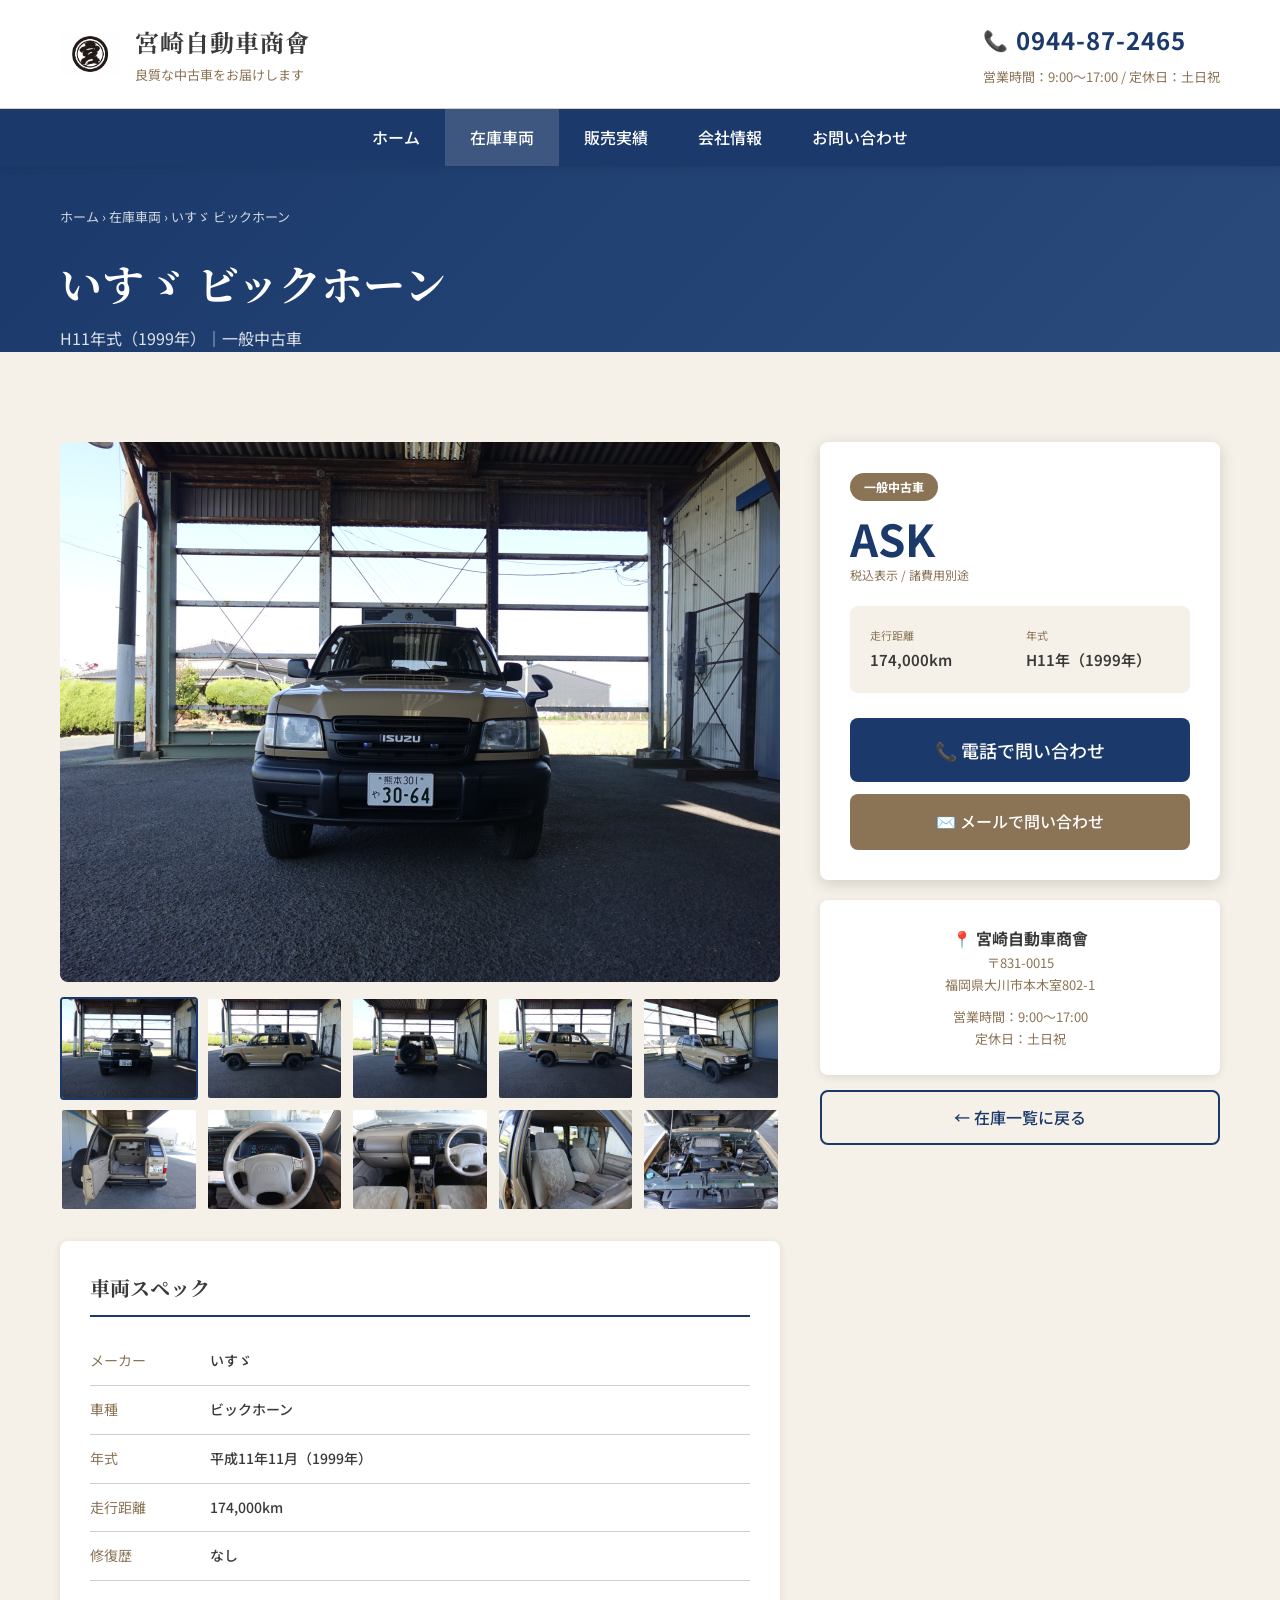
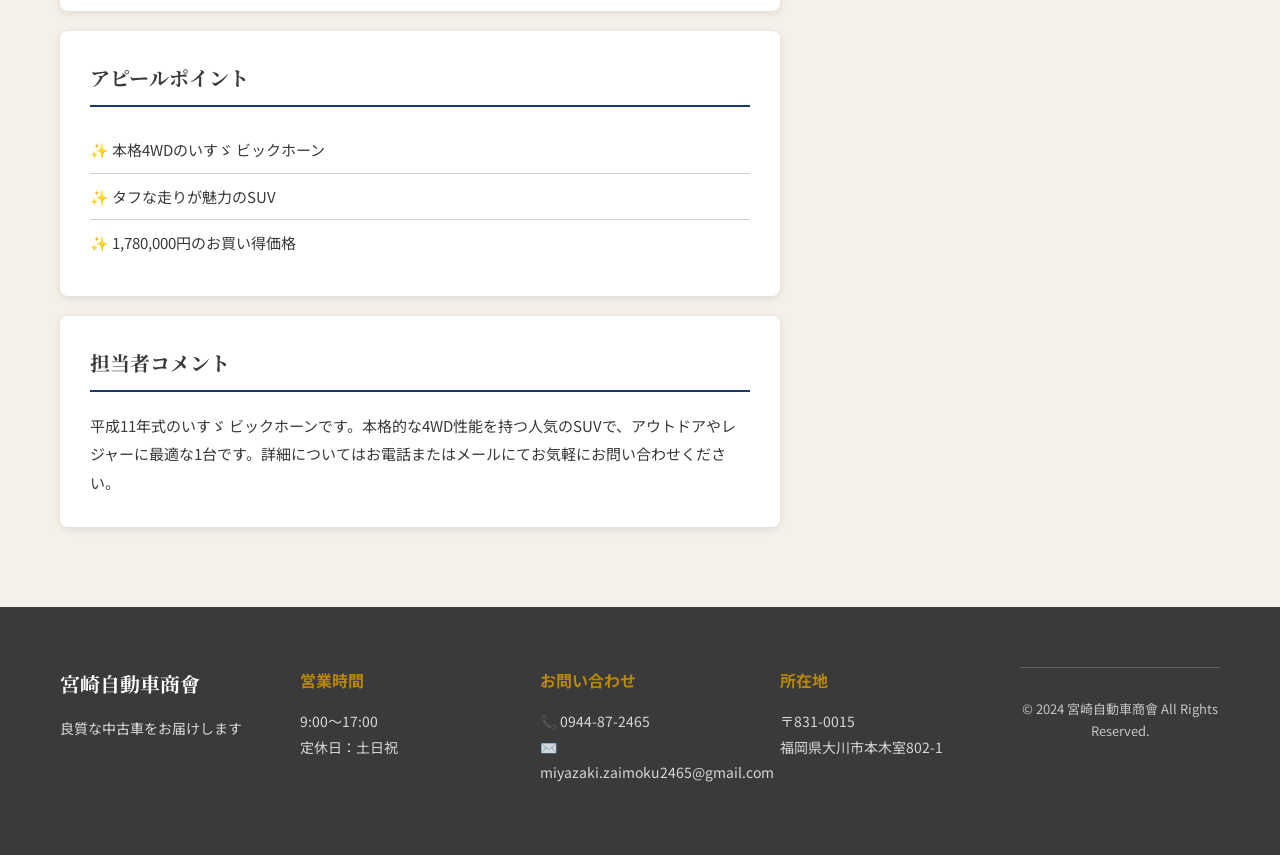
<file: car-detail-3.html>
<!DOCTYPE html>
<html lang="ja">
<head>
    <meta charset="UTF-8">
    <meta name="viewport" content="width=device-width, initial-scale=1.0">
    <title>いすゞ ビックホーン - 宮崎自動車商會</title>
    <meta name="description" content="平成11年式 いすゞ ビックホーン。174,000km。ASK。">
    <link href="https://fonts.googleapis.com/css2?family=Noto+Sans+JP:wght@400;500;700&family=Noto+Serif+JP:wght@400;600&display=swap" rel="stylesheet">
    <link rel="stylesheet" href="style.css">
    <style>
        .detail-hero { background: linear-gradient(135deg, var(--color-accent) 0%, #2a4a7c 100%); padding: 40px 0 0; color: var(--color-white); }
        .breadcrumb { font-size: 13px; opacity: 0.8; margin-bottom: 20px; }
        .breadcrumb a { color: var(--color-white); text-decoration: none; }
        .breadcrumb a:hover { text-decoration: underline; }
        .detail-hero-title { font-size: 42px; font-family: var(--font-serif); font-weight: 700; margin-bottom: 5px; }
        .detail-hero-sub { font-size: 16px; opacity: 0.85; margin-bottom: 30px; }
        .detail-main { background: var(--color-base); padding: 60px 0; }
        .detail-grid { display: grid; grid-template-columns: 1fr 400px; gap: 40px; align-items: start; }
        .gallery-main { background: #000; border-radius: var(--border-radius); overflow: hidden; margin-bottom: 15px; aspect-ratio: 4/3; }
        .gallery-main img { width: 100%; height: 100%; object-fit: cover; display: block; }
        .gallery-thumbs { display: grid; grid-template-columns: repeat(5, 1fr); gap: 8px; }
        .gallery-thumb { aspect-ratio: 4/3; border-radius: 4px; overflow: hidden; cursor: pointer; border: 2px solid transparent; transition: border-color 0.2s; }
        .gallery-thumb.active { border-color: var(--color-accent); }
        .gallery-thumb img { width: 100%; height: 100%; object-fit: cover; display: block; }
        .detail-sidebar { position: sticky; top: 80px; }
        .price-card { background: var(--color-white); border-radius: var(--border-radius); padding: 30px; box-shadow: var(--shadow-md); margin-bottom: 20px; }
        .price-badge { display: inline-block; background: var(--color-sub); color: var(--color-white); font-size: 12px; font-weight: 700; padding: 4px 14px; border-radius: 20px; margin-bottom: 15px; }
        .price-main { font-size: 44px; font-weight: 700; color: var(--color-accent); margin-bottom: 5px; line-height: 1; }
        .price-note { font-size: 12px; color: var(--color-sub); margin-bottom: 20px; }
        .quick-specs { display: grid; grid-template-columns: 1fr 1fr; gap: 12px; margin-bottom: 25px; padding: 20px; background: var(--color-base); border-radius: var(--border-radius); }
        .qs-item { display: flex; flex-direction: column; }
        .qs-label { font-size: 11px; color: var(--color-sub); margin-bottom: 3px; }
        .qs-value { font-size: 15px; font-weight: 600; color: var(--color-text); }
        .contact-card { background: var(--color-white); border-radius: var(--border-radius); padding: 25px; box-shadow: var(--shadow-sm); text-align: center; }
        .detail-section { background: var(--color-white); border-radius: var(--border-radius); padding: 30px; margin-bottom: 20px; box-shadow: var(--shadow-sm); }
        .detail-section h3 { font-size: 20px; font-weight: 700; color: var(--color-text); margin-bottom: 20px; padding-bottom: 10px; border-bottom: 2px solid var(--color-accent); font-family: var(--font-serif); }
        .spec-table { width: 100%; border-collapse: collapse; }
        .spec-table tr { border-bottom: 1px solid var(--color-border); }
        .spec-table td { padding: 12px 0; font-size: 14px; }
        .spec-table td:first-child { color: var(--color-sub); width: 120px; }
        .spec-table td:last-child { font-weight: 500; color: var(--color-text); }
        .highlight-list { list-style: none; }
        .highlight-list li { padding: 10px 0; border-bottom: 1px solid var(--color-border); font-size: 15px; display: flex; align-items: center; gap: 10px; }
        .highlight-list li:last-child { border-bottom: none; }
        @media (max-width: 768px) { .detail-grid { grid-template-columns: 1fr; } .detail-sidebar { position: static; } .detail-hero-title { font-size: 28px; } .gallery-thumbs { grid-template-columns: repeat(4, 1fr); } }
    </style>
</head>
<body>
    <header class="header">
        <div class="header-top">
            <div class="container">
                <div class="header-content">
                    <div class="logo-section">
                        <img src="images/logo.jpg" alt="宮崎自動車商會ロゴ" class="logo-image" style="width:60px;height:60px;object-fit:contain;">
                        <div class="company-name">
                            <h1>宮崎自動車商會</h1>
                            <p class="tagline">良質な中古車をお届けします</p>
                        </div>
                    </div>
                    <div class="header-contact">
                        <div class="phone"><span class="phone-icon">📞</span><a href="tel:0944-87-2465">0944-87-2465</a></div>
                        <div class="hours">営業時間：9:00〜17:00 / 定休日：土日祝</div>
                    </div>
                </div>
            </div>
        </div>
        <nav class="nav">
            <div class="container">
                <ul class="nav-list">
                    <li><a href="index.html">ホーム</a></li>
                    <li><a href="cars.html" class="active">在庫車両</a></li>
                    <li><a href="sold.html">販売実績</a></li>
                    
                    <li><a href="about.html">会社情報</a></li>
                    <li><a href="contact.html">お問い合わせ</a></li>
                </ul>
            </div>
        </nav>
    </header>

    <div class="detail-hero">
        <div class="container">
            <p class="breadcrumb"><a href="index.html">ホーム</a> &rsaquo; <a href="cars.html">在庫車両</a> &rsaquo; いすゞ ビックホーン</p>
            <h2 class="detail-hero-title">いすゞ ビックホーン</h2>
            <p class="detail-hero-sub">H11年式（1999年）｜一般中古車</p>
        </div>
    </div>

    <section class="detail-main">
        <div class="container">
            <div class="detail-grid">
                <div>
                                        <div class="gallery-main">
                        <img id="mainImg" src="images/car3/DSC00329.JPG" alt="">
                    </div>
                    <div class="gallery-thumbs">
                        <div class="gallery-thumb active" onclick="changeImg(this, 'images/car3/DSC00329.JPG')">
                            <img src="images/car3/DSC00329.JPG" alt="">
                        </div>
                        <div class="gallery-thumb" onclick="changeImg(this, 'images/car3/DSC00333.JPG')">
                            <img src="images/car3/DSC00333.JPG" alt="">
                        </div>
                        <div class="gallery-thumb" onclick="changeImg(this, 'images/car3/DSC00334.JPG')">
                            <img src="images/car3/DSC00334.JPG" alt="">
                        </div>
                        <div class="gallery-thumb" onclick="changeImg(this, 'images/car3/DSC00336.JPG')">
                            <img src="images/car3/DSC00336.JPG" alt="">
                        </div>
                        <div class="gallery-thumb" onclick="changeImg(this, 'images/car3/DSC00337.JPG')">
                            <img src="images/car3/DSC00337.JPG" alt="">
                        </div>
                        <div class="gallery-thumb" onclick="changeImg(this, 'images/car3/DSC00340.JPG')">
                            <img src="images/car3/DSC00340.JPG" alt="">
                        </div>
                        <div class="gallery-thumb" onclick="changeImg(this, 'images/car3/DSC00343.JPG')">
                            <img src="images/car3/DSC00343.JPG" alt="">
                        </div>
                        <div class="gallery-thumb" onclick="changeImg(this, 'images/car3/DSC00344.JPG')">
                            <img src="images/car3/DSC00344.JPG" alt="">
                        </div>
                        <div class="gallery-thumb" onclick="changeImg(this, 'images/car3/DSC00345.JPG')">
                            <img src="images/car3/DSC00345.JPG" alt="">
                        </div>
                        <div class="gallery-thumb" onclick="changeImg(this, 'images/car3/DSC00347.JPG')">
                            <img src="images/car3/DSC00347.JPG" alt="">
                        </div>
                    </div>

                    <div class="detail-section" style="margin-top:30px;">
                        <h3>車両スペック</h3>
                        <table class="spec-table">
                            <tr><td>メーカー</td><td>いすゞ</td></tr>
                            <tr><td>車種</td><td>ビックホーン</td></tr>
                            <tr><td>年式</td><td>平成11年11月（1999年）</td></tr>
                            <tr><td>走行距離</td><td>174,000km</td></tr>
                            <tr><td>修復歴</td><td>なし</td></tr>
                        </table>
                    </div>

                    <div class="detail-section">
                        <h3>アピールポイント</h3>
                        <ul class="highlight-list">
                            <li>✨ 本格4WDのいすゞ ビックホーン</li>
                            <li>✨ タフな走りが魅力のSUV</li>
                            <li>✨ 1,780,000円のお買い得価格</li>
                        </ul>
                    </div>

                    <div class="detail-section">
                        <h3>担当者コメント</h3>
                        <p style="font-size:15px;line-height:1.9;color:var(--color-text);">
                            平成11年式のいすゞ ビックホーンです。本格的な4WD性能を持つ人気のSUVで、アウトドアやレジャーに最適な1台です。詳細についてはお電話またはメールにてお気軽にお問い合わせください。
                        </p>
                    </div>
                </div>

                <div class="detail-sidebar">
                    <div class="price-card">
                        <span class="price-badge">一般中古車</span>
                        <div class="price-main">ASK</div>
                        <div class="price-note">税込表示 / 諸費用別途</div>
                        <div class="quick-specs">
                            <div class="qs-item"><span class="qs-label">走行距離</span><span class="qs-value">174,000km</span></div>
                            <div class="qs-item"><span class="qs-label">年式</span><span class="qs-value">H11年（1999年）</span></div>
                        </div>
                        <a href="tel:0944-87-2465" class="btn btn-primary btn-large" style="display:block;text-align:center;margin-bottom:12px;">📞 電話で問い合わせ</a>
                        <a href="contact.html" class="btn btn-secondary" style="display:block;text-align:center;">✉️ メールで問い合わせ</a>
                    </div>
                    <div class="contact-card">
                        <h4>📍 宮崎自動車商會</h4>
                        <p style="font-size:13px;color:var(--color-sub);margin-bottom:10px;">〒831-0015<br>福岡県大川市本木室802-1</p>
                        <p style="font-size:13px;color:var(--color-sub);">営業時間：9:00〜17:00<br>定休日：土日祝</p>
                    </div>
                    <div style="margin-top:15px;"><a href="cars.html" class="btn btn-outline" style="display:block;text-align:center;">← 在庫一覧に戻る</a></div>
                </div>
            </div>
        </div>
    </section>

    <footer class="footer">
        <div class="container">
            <div class="footer-content">
                <div class="footer-section"><h3>宮崎自動車商會</h3><p>良質な中古車をお届けします</p></div>
                <div class="footer-section"><h4>営業時間</h4><p>9:00〜17:00</p><p>定休日：土日祝</p></div>
                <div class="footer-section"><h4>お問い合わせ</h4><p>📞 0944-87-2465</p><p>✉️ miyazaki.zaimoku2465@gmail.com</p></div>
                <div class="footer-section"><h4>所在地</h4><p>〒831-0015<br>福岡県大川市本木室802-1</p>
            </div>
            <div class="footer-bottom"><p>&copy; 2024 宮崎自動車商會 All Rights Reserved.</p></div>
        </div>
    </footer>
    <script>
        function changeImg(thumb, src) {
            document.getElementById('mainImg').src = src;
            document.querySelectorAll('.gallery-thumb').forEach(t => t.classList.remove('active'));
            thumb.classList.add('active');
        }
    </script>
</body>
</html>
</file>
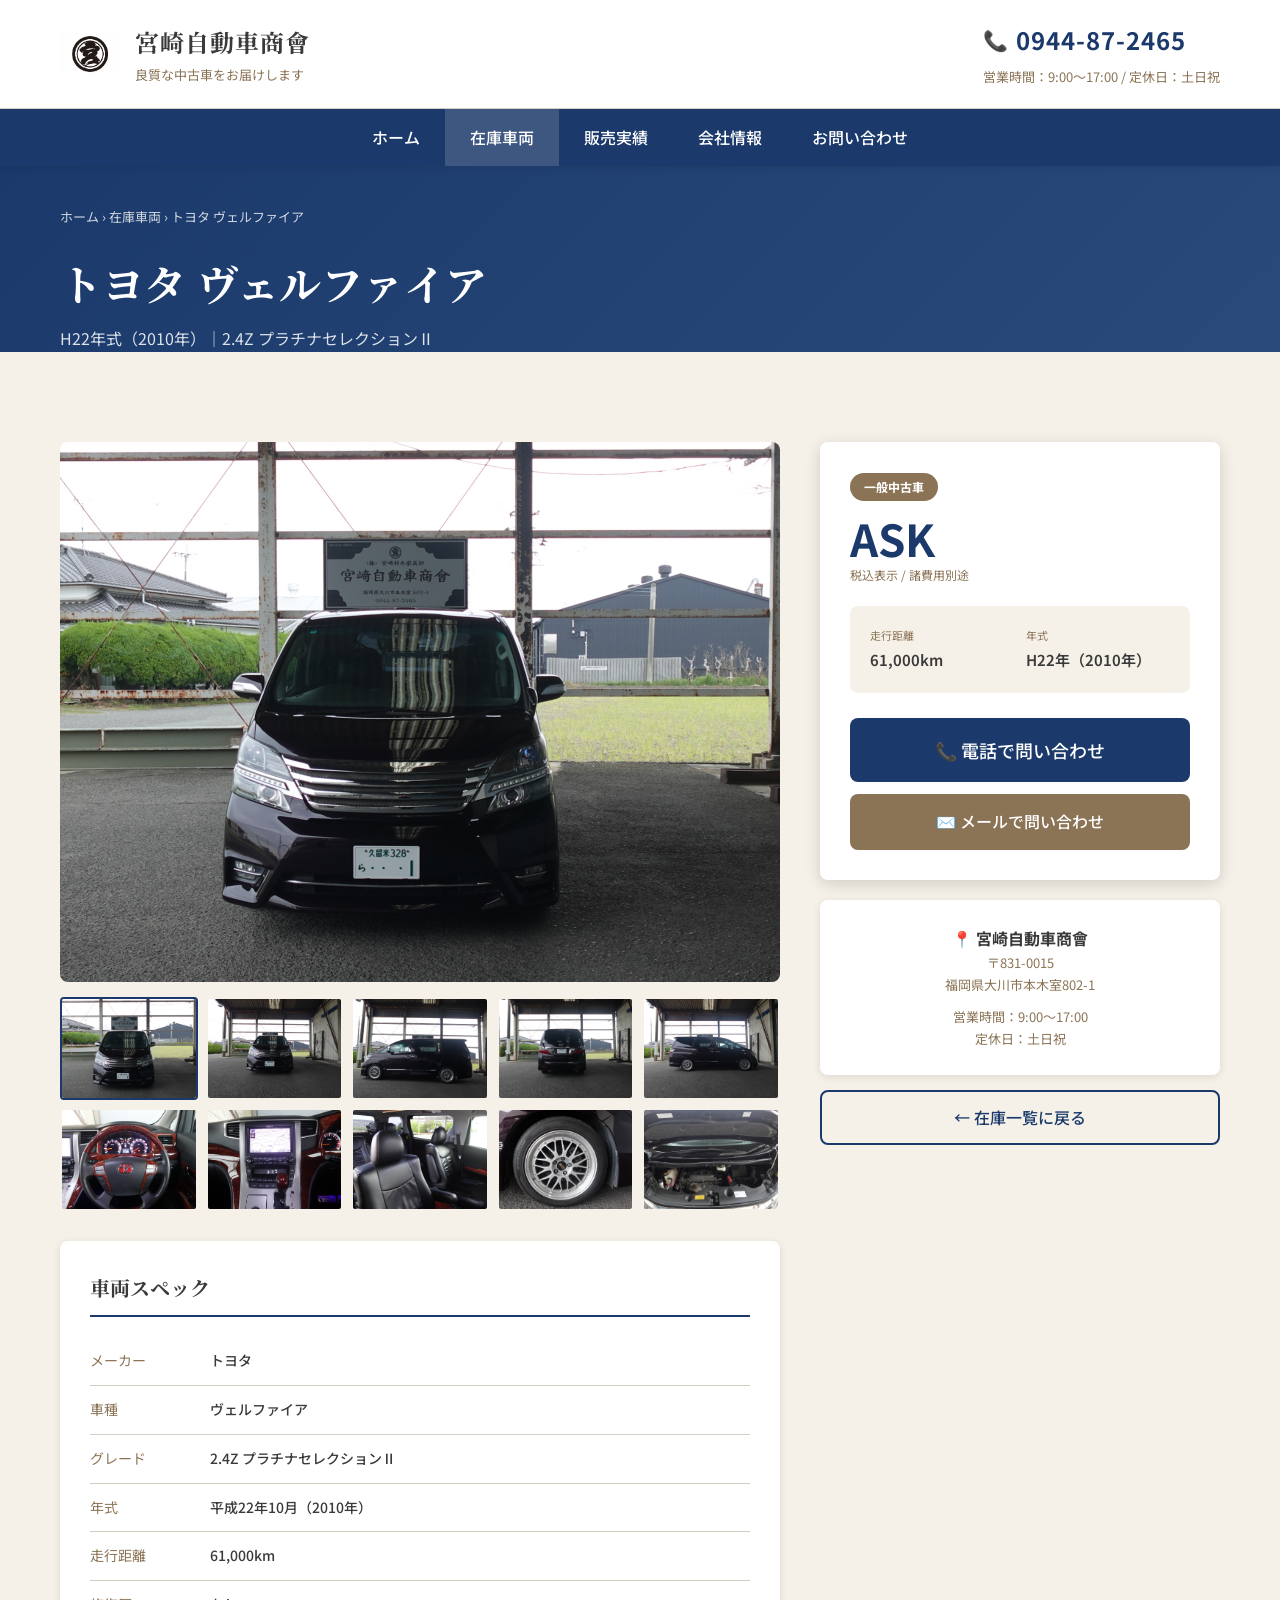
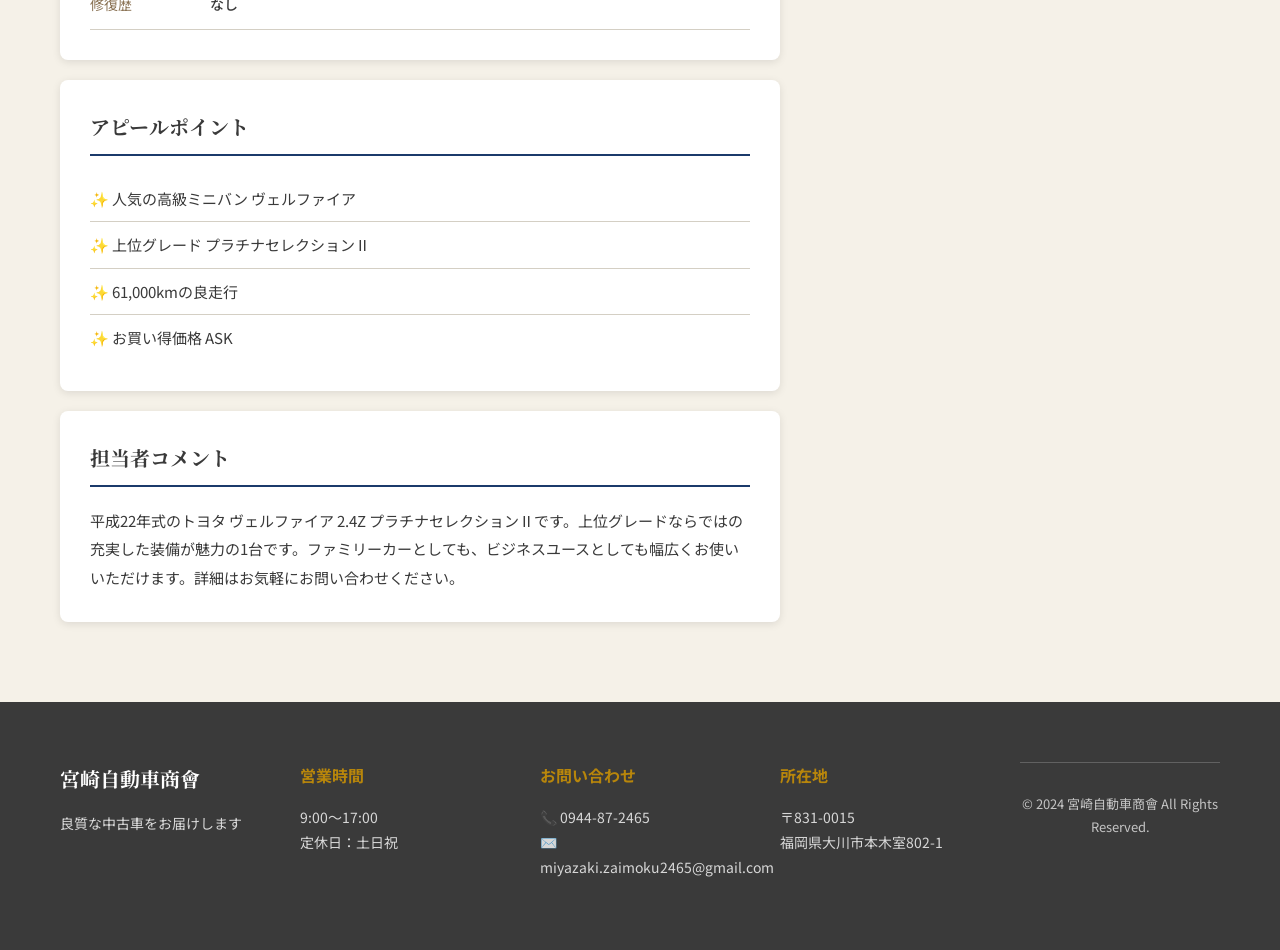
<file: car-detail-4.html>
<!DOCTYPE html>
<html lang="ja">
<head>
    <meta charset="UTF-8">
    <meta name="viewport" content="width=device-width, initial-scale=1.0">
    <title>トヨタ ヴェルファイア - 宮崎自動車商會</title>
    <meta name="description" content="平成22年式 トヨタ ヴェルファイア 2.4Z プラチナセレクションⅡ。61,000km。ASK。">
    <link href="https://fonts.googleapis.com/css2?family=Noto+Sans+JP:wght@400;500;700&family=Noto+Serif+JP:wght@400;600&display=swap" rel="stylesheet">
    <link rel="stylesheet" href="style.css">
    <style>
        .detail-hero { background: linear-gradient(135deg, var(--color-accent) 0%, #2a4a7c 100%); padding: 40px 0 0; color: var(--color-white); }
        .breadcrumb { font-size: 13px; opacity: 0.8; margin-bottom: 20px; }
        .breadcrumb a { color: var(--color-white); text-decoration: none; }
        .breadcrumb a:hover { text-decoration: underline; }
        .detail-hero-title { font-size: 42px; font-family: var(--font-serif); font-weight: 700; margin-bottom: 5px; }
        .detail-hero-sub { font-size: 16px; opacity: 0.85; margin-bottom: 30px; }
        .detail-main { background: var(--color-base); padding: 60px 0; }
        .detail-grid { display: grid; grid-template-columns: 1fr 400px; gap: 40px; align-items: start; }
        .gallery-main { background: #000; border-radius: var(--border-radius); overflow: hidden; margin-bottom: 15px; aspect-ratio: 4/3; }
        .gallery-main img { width: 100%; height: 100%; object-fit: cover; display: block; }
        .gallery-thumbs { display: grid; grid-template-columns: repeat(5, 1fr); gap: 8px; }
        .gallery-thumb { aspect-ratio: 4/3; border-radius: 4px; overflow: hidden; cursor: pointer; border: 2px solid transparent; transition: border-color 0.2s; }
        .gallery-thumb.active { border-color: var(--color-accent); }
        .gallery-thumb img { width: 100%; height: 100%; object-fit: cover; display: block; }
        .detail-sidebar { position: sticky; top: 80px; }
        .price-card { background: var(--color-white); border-radius: var(--border-radius); padding: 30px; box-shadow: var(--shadow-md); margin-bottom: 20px; }
        .price-badge { display: inline-block; background: var(--color-sub); color: var(--color-white); font-size: 12px; font-weight: 700; padding: 4px 14px; border-radius: 20px; margin-bottom: 15px; }
        .price-main { font-size: 44px; font-weight: 700; color: var(--color-accent); margin-bottom: 5px; line-height: 1; }
        .price-note { font-size: 12px; color: var(--color-sub); margin-bottom: 20px; }
        .quick-specs { display: grid; grid-template-columns: 1fr 1fr; gap: 12px; margin-bottom: 25px; padding: 20px; background: var(--color-base); border-radius: var(--border-radius); }
        .qs-item { display: flex; flex-direction: column; }
        .qs-label { font-size: 11px; color: var(--color-sub); margin-bottom: 3px; }
        .qs-value { font-size: 15px; font-weight: 600; color: var(--color-text); }
        .contact-card { background: var(--color-white); border-radius: var(--border-radius); padding: 25px; box-shadow: var(--shadow-sm); text-align: center; }
        .detail-section { background: var(--color-white); border-radius: var(--border-radius); padding: 30px; margin-bottom: 20px; box-shadow: var(--shadow-sm); }
        .detail-section h3 { font-size: 20px; font-weight: 700; color: var(--color-text); margin-bottom: 20px; padding-bottom: 10px; border-bottom: 2px solid var(--color-accent); font-family: var(--font-serif); }
        .spec-table { width: 100%; border-collapse: collapse; }
        .spec-table tr { border-bottom: 1px solid var(--color-border); }
        .spec-table td { padding: 12px 0; font-size: 14px; }
        .spec-table td:first-child { color: var(--color-sub); width: 120px; }
        .spec-table td:last-child { font-weight: 500; color: var(--color-text); }
        .highlight-list { list-style: none; }
        .highlight-list li { padding: 10px 0; border-bottom: 1px solid var(--color-border); font-size: 15px; display: flex; align-items: center; gap: 10px; }
        .highlight-list li:last-child { border-bottom: none; }
        @media (max-width: 768px) { .detail-grid { grid-template-columns: 1fr; } .detail-sidebar { position: static; } .detail-hero-title { font-size: 28px; } .gallery-thumbs { grid-template-columns: repeat(4, 1fr); } }
    </style>
</head>
<body>
    <header class="header">
        <div class="header-top">
            <div class="container">
                <div class="header-content">
                    <div class="logo-section">
                        <img src="images/logo.jpg" alt="宮崎自動車商會ロゴ" class="logo-image" style="width:60px;height:60px;object-fit:contain;">
                        <div class="company-name">
                            <h1>宮崎自動車商會</h1>
                            <p class="tagline">良質な中古車をお届けします</p>
                        </div>
                    </div>
                    <div class="header-contact">
                        <div class="phone"><span class="phone-icon">📞</span><a href="tel:0944-87-2465">0944-87-2465</a></div>
                        <div class="hours">営業時間：9:00〜17:00 / 定休日：土日祝</div>
                    </div>
                </div>
            </div>
        </div>
        <nav class="nav">
            <div class="container">
                <ul class="nav-list">
                    <li><a href="index.html">ホーム</a></li>
                    <li><a href="cars.html" class="active">在庫車両</a></li>
                    <li><a href="sold.html">販売実績</a></li>
                    
                    <li><a href="about.html">会社情報</a></li>
                    <li><a href="contact.html">お問い合わせ</a></li>
                </ul>
            </div>
        </nav>
    </header>

    <div class="detail-hero">
        <div class="container">
            <p class="breadcrumb"><a href="index.html">ホーム</a> &rsaquo; <a href="cars.html">在庫車両</a> &rsaquo; トヨタ ヴェルファイア</p>
            <h2 class="detail-hero-title">トヨタ ヴェルファイア</h2>
            <p class="detail-hero-sub">H22年式（2010年）｜2.4Z プラチナセレクションⅡ</p>
        </div>
    </div>

    <section class="detail-main">
        <div class="container">
            <div class="detail-grid">
                <div>
                                        <div class="gallery-main">
                        <img id="mainImg" src="images/car4/DSC00349.JPG" alt="">
                    </div>
                    <div class="gallery-thumbs">
                        <div class="gallery-thumb active" onclick="changeImg(this, 'images/car4/DSC00349.JPG')">
                            <img src="images/car4/DSC00349.JPG" alt="">
                        </div>
                        <div class="gallery-thumb" onclick="changeImg(this, 'images/car4/DSC00350.JPG')">
                            <img src="images/car4/DSC00350.JPG" alt="">
                        </div>
                        <div class="gallery-thumb" onclick="changeImg(this, 'images/car4/DSC00351.JPG')">
                            <img src="images/car4/DSC00351.JPG" alt="">
                        </div>
                        <div class="gallery-thumb" onclick="changeImg(this, 'images/car4/DSC00352.JPG')">
                            <img src="images/car4/DSC00352.JPG" alt="">
                        </div>
                        <div class="gallery-thumb" onclick="changeImg(this, 'images/car4/DSC00353.JPG')">
                            <img src="images/car4/DSC00353.JPG" alt="">
                        </div>
                        <div class="gallery-thumb" onclick="changeImg(this, 'images/car4/DSC00354.JPG')">
                            <img src="images/car4/DSC00354.JPG" alt="">
                        </div>
                        <div class="gallery-thumb" onclick="changeImg(this, 'images/car4/DSC00355.JPG')">
                            <img src="images/car4/DSC00355.JPG" alt="">
                        </div>
                        <div class="gallery-thumb" onclick="changeImg(this, 'images/car4/DSC00356.JPG')">
                            <img src="images/car4/DSC00356.JPG" alt="">
                        </div>
                        <div class="gallery-thumb" onclick="changeImg(this, 'images/car4/DSC00357.JPG')">
                            <img src="images/car4/DSC00357.JPG" alt="">
                        </div>
                        <div class="gallery-thumb" onclick="changeImg(this, 'images/car4/DSC00358.JPG')">
                            <img src="images/car4/DSC00358.JPG" alt="">
                        </div>
                    </div>

                    <div class="detail-section" style="margin-top:30px;">
                        <h3>車両スペック</h3>
                        <table class="spec-table">
                            <tr><td>メーカー</td><td>トヨタ</td></tr>
                            <tr><td>車種</td><td>ヴェルファイア</td></tr>
                            <tr><td>グレード</td><td>2.4Z プラチナセレクションⅡ</td></tr>
                            <tr><td>年式</td><td>平成22年10月（2010年）</td></tr>
                            <tr><td>走行距離</td><td>61,000km</td></tr>
                            <tr><td>修復歴</td><td>なし</td></tr>
                        </table>
                    </div>

                    <div class="detail-section">
                        <h3>アピールポイント</h3>
                        <ul class="highlight-list">
                            <li>✨ 人気の高級ミニバン ヴェルファイア</li>
                            <li>✨ 上位グレード プラチナセレクションⅡ</li>
                            <li>✨ 61,000kmの良走行</li>
                            <li>✨ お買い得価格 ASK</li>
                        </ul>
                    </div>

                    <div class="detail-section">
                        <h3>担当者コメント</h3>
                        <p style="font-size:15px;line-height:1.9;color:var(--color-text);">
                            平成22年式のトヨタ ヴェルファイア 2.4Z プラチナセレクションⅡです。上位グレードならではの充実した装備が魅力の1台です。ファミリーカーとしても、ビジネスユースとしても幅広くお使いいただけます。詳細はお気軽にお問い合わせください。
                        </p>
                    </div>
                </div>

                <div class="detail-sidebar">
                    <div class="price-card">
                        <span class="price-badge">一般中古車</span>
                        <div class="price-main">ASK</div>
                        <div class="price-note">税込表示 / 諸費用別途</div>
                        <div class="quick-specs">
                            <div class="qs-item"><span class="qs-label">走行距離</span><span class="qs-value">61,000km</span></div>
                            <div class="qs-item"><span class="qs-label">年式</span><span class="qs-value">H22年（2010年）</span></div>
                        </div>
                        <a href="tel:0944-87-2465" class="btn btn-primary btn-large" style="display:block;text-align:center;margin-bottom:12px;">📞 電話で問い合わせ</a>
                        <a href="contact.html" class="btn btn-secondary" style="display:block;text-align:center;">✉️ メールで問い合わせ</a>
                    </div>
                    <div class="contact-card">
                        <h4>📍 宮崎自動車商會</h4>
                        <p style="font-size:13px;color:var(--color-sub);margin-bottom:10px;">〒831-0015<br>福岡県大川市本木室802-1</p>
                        <p style="font-size:13px;color:var(--color-sub);">営業時間：9:00〜17:00<br>定休日：土日祝</p>
                    </div>
                    <div style="margin-top:15px;"><a href="cars.html" class="btn btn-outline" style="display:block;text-align:center;">← 在庫一覧に戻る</a></div>
                </div>
            </div>
        </div>
    </section>

    <footer class="footer">
        <div class="container">
            <div class="footer-content">
                <div class="footer-section"><h3>宮崎自動車商會</h3><p>良質な中古車をお届けします</p></div>
                <div class="footer-section"><h4>営業時間</h4><p>9:00〜17:00</p><p>定休日：土日祝</p></div>
                <div class="footer-section"><h4>お問い合わせ</h4><p>📞 0944-87-2465</p><p>✉️ miyazaki.zaimoku2465@gmail.com</p></div>
                <div class="footer-section"><h4>所在地</h4><p>〒831-0015<br>福岡県大川市本木室802-1</p>
            </div>
            <div class="footer-bottom"><p>&copy; 2024 宮崎自動車商會 All Rights Reserved.</p></div>
        </div>
    </footer>
    <script>
        function changeImg(thumb, src) {
            document.getElementById('mainImg').src = src;
            document.querySelectorAll('.gallery-thumb').forEach(t => t.classList.remove('active'));
            thumb.classList.add('active');
        }
    </script>
</body>
</html>
</file>
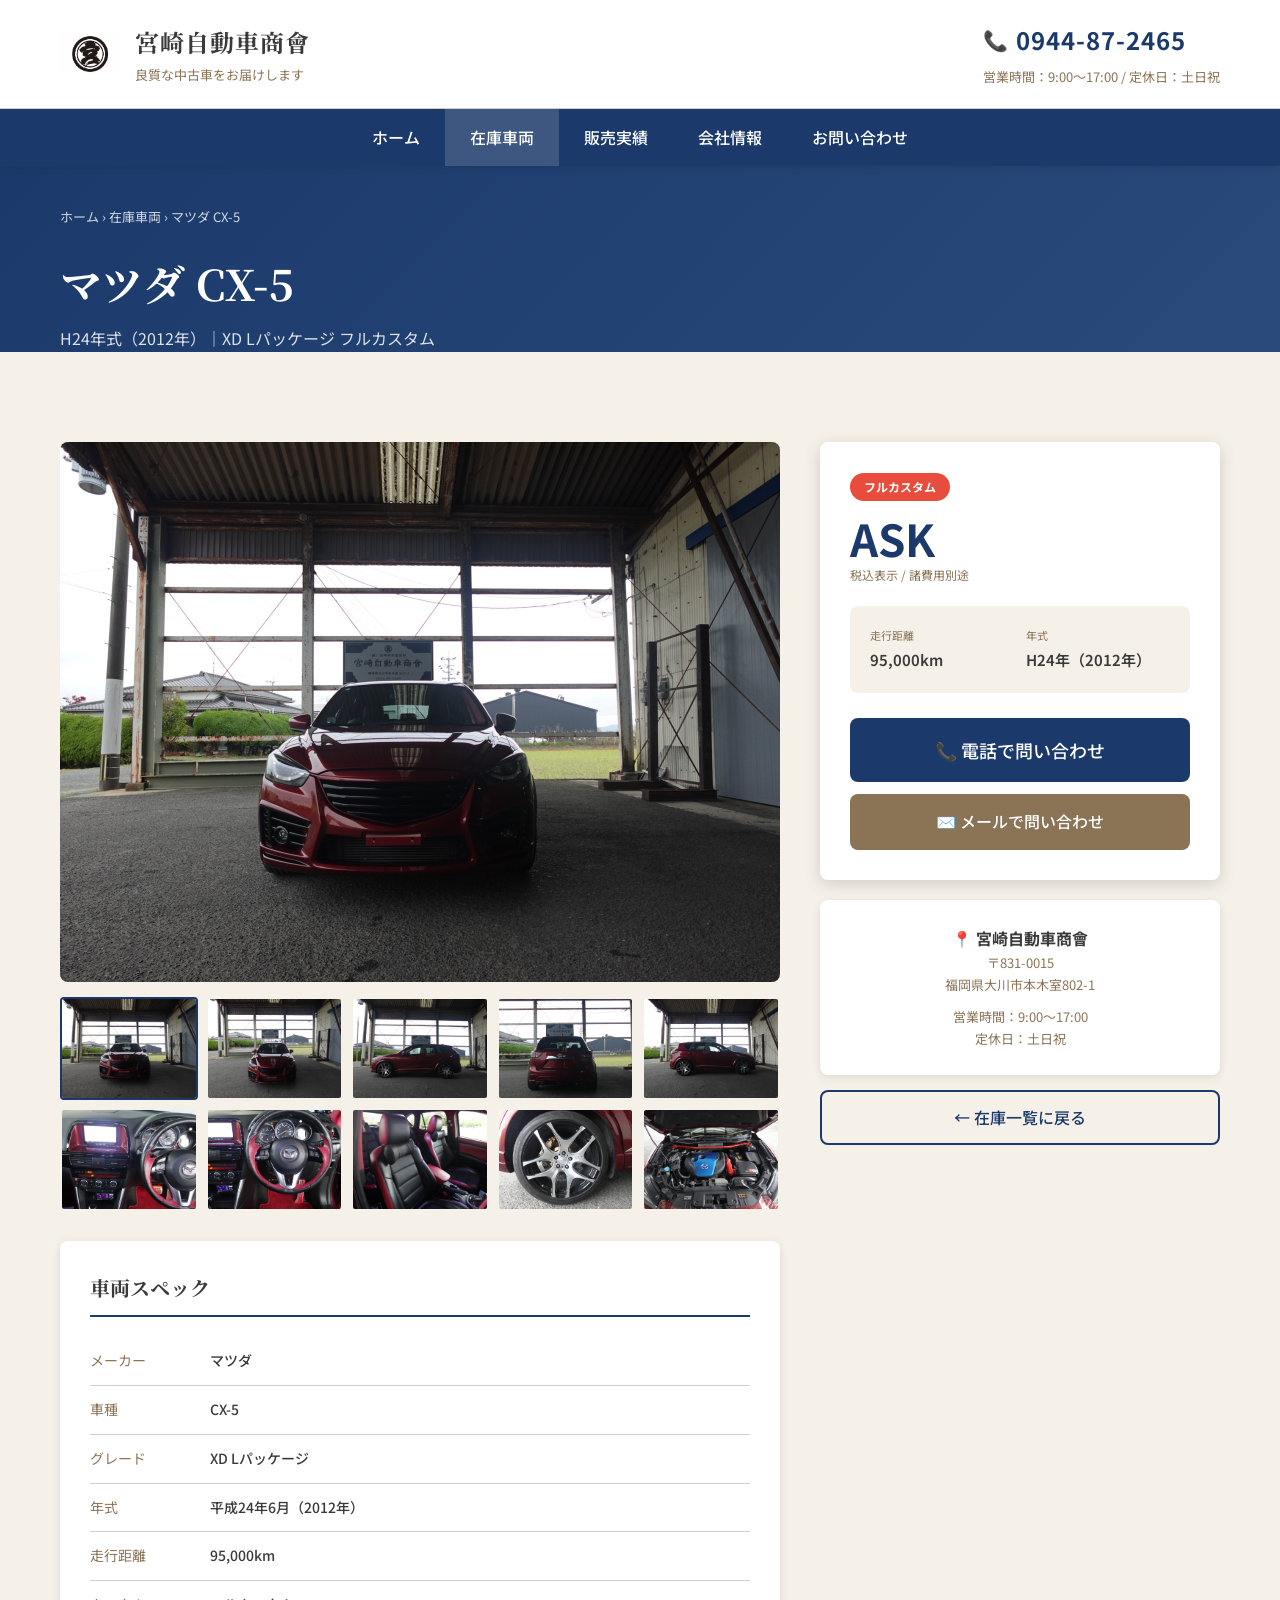
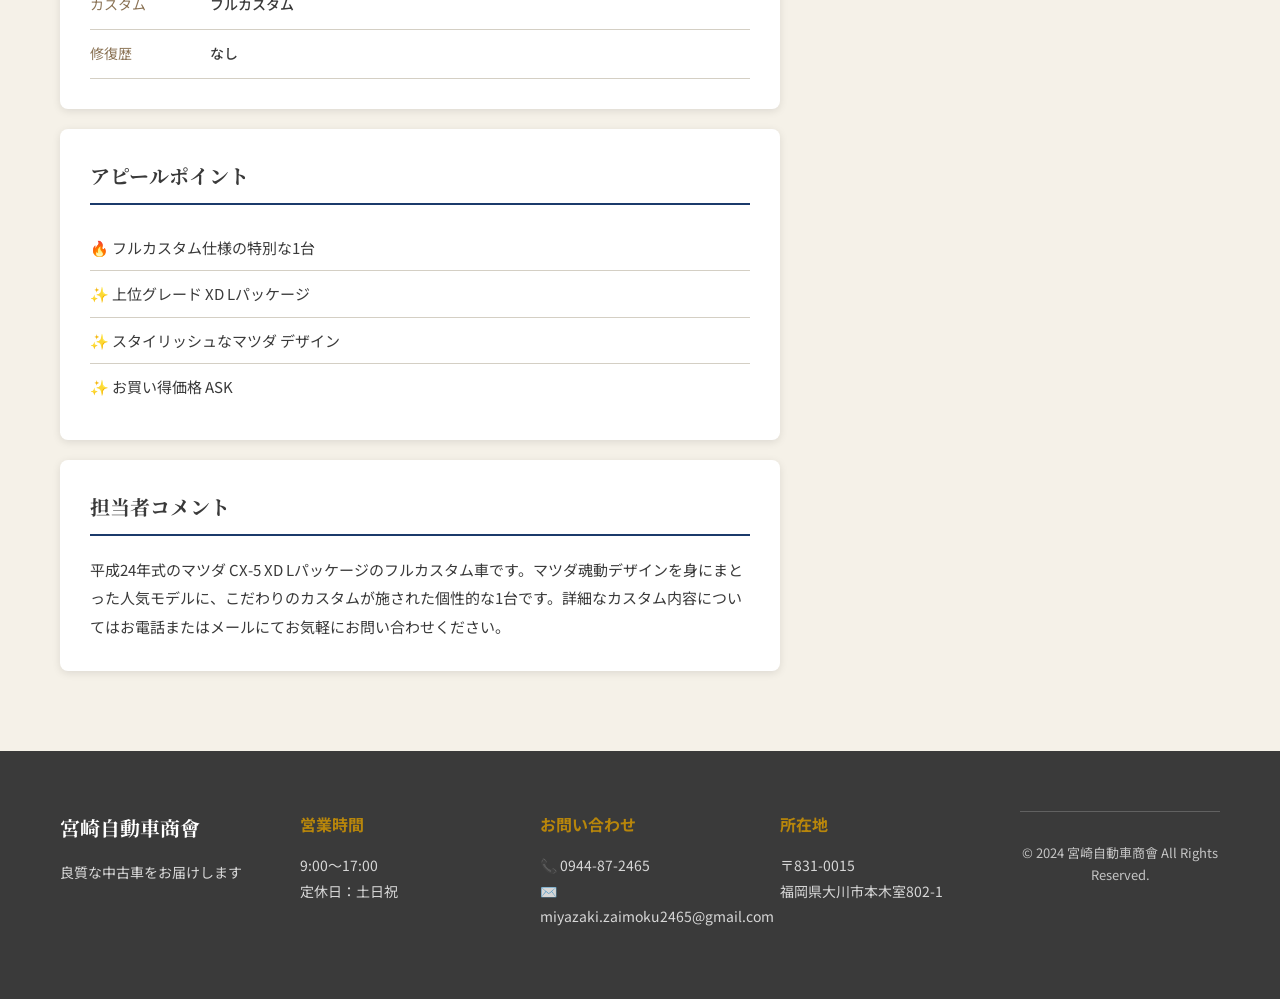
<file: car-detail-5.html>
<!DOCTYPE html>
<html lang="ja">
<head>
    <meta charset="UTF-8">
    <meta name="viewport" content="width=device-width, initial-scale=1.0">
    <title>マツダ CX-5 - 宮崎自動車商會</title>
    <meta name="description" content="平成24年式 マツダ CX-5 XD Lパッケージ フルカスタム。95,000km。ASK。">
    <link href="https://fonts.googleapis.com/css2?family=Noto+Sans+JP:wght@400;500;700&family=Noto+Serif+JP:wght@400;600&display=swap" rel="stylesheet">
    <link rel="stylesheet" href="style.css">
    <style>
        .detail-hero { background: linear-gradient(135deg, var(--color-accent) 0%, #2a4a7c 100%); padding: 40px 0 0; color: var(--color-white); }
        .breadcrumb { font-size: 13px; opacity: 0.8; margin-bottom: 20px; }
        .breadcrumb a { color: var(--color-white); text-decoration: none; }
        .breadcrumb a:hover { text-decoration: underline; }
        .detail-hero-title { font-size: 42px; font-family: var(--font-serif); font-weight: 700; margin-bottom: 5px; }
        .detail-hero-sub { font-size: 16px; opacity: 0.85; margin-bottom: 30px; }
        .detail-main { background: var(--color-base); padding: 60px 0; }
        .detail-grid { display: grid; grid-template-columns: 1fr 400px; gap: 40px; align-items: start; }
        .gallery-main { background: #000; border-radius: var(--border-radius); overflow: hidden; margin-bottom: 15px; aspect-ratio: 4/3; }
        .gallery-main img { width: 100%; height: 100%; object-fit: cover; display: block; }
        .gallery-thumbs { display: grid; grid-template-columns: repeat(5, 1fr); gap: 8px; }
        .gallery-thumb { aspect-ratio: 4/3; border-radius: 4px; overflow: hidden; cursor: pointer; border: 2px solid transparent; transition: border-color 0.2s; }
        .gallery-thumb.active { border-color: var(--color-accent); }
        .gallery-thumb img { width: 100%; height: 100%; object-fit: cover; display: block; }
        .detail-sidebar { position: sticky; top: 80px; }
        .price-card { background: var(--color-white); border-radius: var(--border-radius); padding: 30px; box-shadow: var(--shadow-md); margin-bottom: 20px; }
        .price-badge { display: inline-block; background: #e74c3c; color: var(--color-white); font-size: 12px; font-weight: 700; padding: 4px 14px; border-radius: 20px; margin-bottom: 15px; }
        .price-main { font-size: 44px; font-weight: 700; color: var(--color-accent); margin-bottom: 5px; line-height: 1; }
        .price-note { font-size: 12px; color: var(--color-sub); margin-bottom: 20px; }
        .quick-specs { display: grid; grid-template-columns: 1fr 1fr; gap: 12px; margin-bottom: 25px; padding: 20px; background: var(--color-base); border-radius: var(--border-radius); }
        .qs-item { display: flex; flex-direction: column; }
        .qs-label { font-size: 11px; color: var(--color-sub); margin-bottom: 3px; }
        .qs-value { font-size: 15px; font-weight: 600; color: var(--color-text); }
        .contact-card { background: var(--color-white); border-radius: var(--border-radius); padding: 25px; box-shadow: var(--shadow-sm); text-align: center; }
        .detail-section { background: var(--color-white); border-radius: var(--border-radius); padding: 30px; margin-bottom: 20px; box-shadow: var(--shadow-sm); }
        .detail-section h3 { font-size: 20px; font-weight: 700; color: var(--color-text); margin-bottom: 20px; padding-bottom: 10px; border-bottom: 2px solid var(--color-accent); font-family: var(--font-serif); }
        .spec-table { width: 100%; border-collapse: collapse; }
        .spec-table tr { border-bottom: 1px solid var(--color-border); }
        .spec-table td { padding: 12px 0; font-size: 14px; }
        .spec-table td:first-child { color: var(--color-sub); width: 120px; }
        .spec-table td:last-child { font-weight: 500; color: var(--color-text); }
        .highlight-list { list-style: none; }
        .highlight-list li { padding: 10px 0; border-bottom: 1px solid var(--color-border); font-size: 15px; display: flex; align-items: center; gap: 10px; }
        .highlight-list li:last-child { border-bottom: none; }
        @media (max-width: 768px) { .detail-grid { grid-template-columns: 1fr; } .detail-sidebar { position: static; } .detail-hero-title { font-size: 28px; } .gallery-thumbs { grid-template-columns: repeat(4, 1fr); } }
    </style>
</head>
<body>
    <header class="header">
        <div class="header-top">
            <div class="container">
                <div class="header-content">
                    <div class="logo-section">
                        <img src="images/logo.jpg" alt="宮崎自動車商會ロゴ" class="logo-image" style="width:60px;height:60px;object-fit:contain;">
                        <div class="company-name">
                            <h1>宮崎自動車商會</h1>
                            <p class="tagline">良質な中古車をお届けします</p>
                        </div>
                    </div>
                    <div class="header-contact">
                        <div class="phone"><span class="phone-icon">📞</span><a href="tel:0944-87-2465">0944-87-2465</a></div>
                        <div class="hours">営業時間：9:00〜17:00 / 定休日：土日祝</div>
                    </div>
                </div>
            </div>
        </div>
        <nav class="nav">
            <div class="container">
                <ul class="nav-list">
                    <li><a href="index.html">ホーム</a></li>
                    <li><a href="cars.html" class="active">在庫車両</a></li>
                    <li><a href="sold.html">販売実績</a></li>
                    
                    <li><a href="about.html">会社情報</a></li>
                    <li><a href="contact.html">お問い合わせ</a></li>
                </ul>
            </div>
        </nav>
    </header>

    <div class="detail-hero">
        <div class="container">
            <p class="breadcrumb"><a href="index.html">ホーム</a> &rsaquo; <a href="cars.html">在庫車両</a> &rsaquo; マツダ CX-5</p>
            <h2 class="detail-hero-title">マツダ CX-5</h2>
            <p class="detail-hero-sub">H24年式（2012年）｜XD Lパッケージ フルカスタム</p>
        </div>
    </div>

    <section class="detail-main">
        <div class="container">
            <div class="detail-grid">
                <div>
                                        <div class="gallery-main">
                        <img id="mainImg" src="images/car5/DSC00359.JPG" alt="">
                    </div>
                    <div class="gallery-thumbs">
                        <div class="gallery-thumb active" onclick="changeImg(this, 'images/car5/DSC00359.JPG')">
                            <img src="images/car5/DSC00359.JPG" alt="">
                        </div>
                        <div class="gallery-thumb" onclick="changeImg(this, 'images/car5/DSC00360.JPG')">
                            <img src="images/car5/DSC00360.JPG" alt="">
                        </div>
                        <div class="gallery-thumb" onclick="changeImg(this, 'images/car5/DSC00361.JPG')">
                            <img src="images/car5/DSC00361.JPG" alt="">
                        </div>
                        <div class="gallery-thumb" onclick="changeImg(this, 'images/car5/DSC00362.JPG')">
                            <img src="images/car5/DSC00362.JPG" alt="">
                        </div>
                        <div class="gallery-thumb" onclick="changeImg(this, 'images/car5/DSC00363.JPG')">
                            <img src="images/car5/DSC00363.JPG" alt="">
                        </div>
                        <div class="gallery-thumb" onclick="changeImg(this, 'images/car5/DSC00365.JPG')">
                            <img src="images/car5/DSC00365.JPG" alt="">
                        </div>
                        <div class="gallery-thumb" onclick="changeImg(this, 'images/car5/DSC00366.JPG')">
                            <img src="images/car5/DSC00366.JPG" alt="">
                        </div>
                        <div class="gallery-thumb" onclick="changeImg(this, 'images/car5/DSC00367.JPG')">
                            <img src="images/car5/DSC00367.JPG" alt="">
                        </div>
                        <div class="gallery-thumb" onclick="changeImg(this, 'images/car5/DSC00368.JPG')">
                            <img src="images/car5/DSC00368.JPG" alt="">
                        </div>
                        <div class="gallery-thumb" onclick="changeImg(this, 'images/car5/DSC00369.JPG')">
                            <img src="images/car5/DSC00369.JPG" alt="">
                        </div>
                    </div>

                    <div class="detail-section" style="margin-top:30px;">
                        <h3>車両スペック</h3>
                        <table class="spec-table">
                            <tr><td>メーカー</td><td>マツダ</td></tr>
                            <tr><td>車種</td><td>CX-5</td></tr>
                            <tr><td>グレード</td><td>XD Lパッケージ</td></tr>
                            <tr><td>年式</td><td>平成24年6月（2012年）</td></tr>
                            <tr><td>走行距離</td><td>95,000km</td></tr>
                            <tr><td>カスタム</td><td>フルカスタム</td></tr>
                            <tr><td>修復歴</td><td>なし</td></tr>
                        </table>
                    </div>

                    <div class="detail-section">
                        <h3>アピールポイント</h3>
                        <ul class="highlight-list">
                            <li>🔥 フルカスタム仕様の特別な1台</li>
                            <li>✨ 上位グレード XD Lパッケージ</li>
                            <li>✨ スタイリッシュなマツダ デザイン</li>
                            <li>✨ お買い得価格 ASK</li>
                        </ul>
                    </div>

                    <div class="detail-section">
                        <h3>担当者コメント</h3>
                        <p style="font-size:15px;line-height:1.9;color:var(--color-text);">
                            平成24年式のマツダ CX-5 XD Lパッケージのフルカスタム車です。マツダ魂動デザインを身にまとった人気モデルに、こだわりのカスタムが施された個性的な1台です。詳細なカスタム内容についてはお電話またはメールにてお気軽にお問い合わせください。
                        </p>
                    </div>
                </div>

                <div class="detail-sidebar">
                    <div class="price-card">
                        <span class="price-badge">フルカスタム</span>
                        <div class="price-main">ASK</div>
                        <div class="price-note">税込表示 / 諸費用別途</div>
                        <div class="quick-specs">
                            <div class="qs-item"><span class="qs-label">走行距離</span><span class="qs-value">95,000km</span></div>
                            <div class="qs-item"><span class="qs-label">年式</span><span class="qs-value">H24年（2012年）</span></div>
                        </div>
                        <a href="tel:0944-87-2465" class="btn btn-primary btn-large" style="display:block;text-align:center;margin-bottom:12px;">📞 電話で問い合わせ</a>
                        <a href="contact.html" class="btn btn-secondary" style="display:block;text-align:center;">✉️ メールで問い合わせ</a>
                    </div>
                    <div class="contact-card">
                        <h4>📍 宮崎自動車商會</h4>
                        <p style="font-size:13px;color:var(--color-sub);margin-bottom:10px;">〒831-0015<br>福岡県大川市本木室802-1</p>
                        <p style="font-size:13px;color:var(--color-sub);">営業時間：9:00〜17:00<br>定休日：土日祝</p>
                    </div>
                    <div style="margin-top:15px;"><a href="cars.html" class="btn btn-outline" style="display:block;text-align:center;">← 在庫一覧に戻る</a></div>
                </div>
            </div>
        </div>
    </section>

    <footer class="footer">
        <div class="container">
            <div class="footer-content">
                <div class="footer-section"><h3>宮崎自動車商會</h3><p>良質な中古車をお届けします</p></div>
                <div class="footer-section"><h4>営業時間</h4><p>9:00〜17:00</p><p>定休日：土日祝</p></div>
                <div class="footer-section"><h4>お問い合わせ</h4><p>📞 0944-87-2465</p><p>✉️ miyazaki.zaimoku2465@gmail.com</p></div>
                <div class="footer-section"><h4>所在地</h4><p>〒831-0015<br>福岡県大川市本木室802-1</p>
            </div>
            <div class="footer-bottom"><p>&copy; 2024 宮崎自動車商會 All Rights Reserved.</p></div>
        </div>
    </footer>
    <script>
        function changeImg(thumb, src) {
            document.getElementById('mainImg').src = src;
            document.querySelectorAll('.gallery-thumb').forEach(t => t.classList.remove('active'));
            thumb.classList.add('active');
        }
    </script>
</body>
</html>
</file>
<file: style.css>
/* ========================================
   宮﨑自動車商會 スタイルシート
   渋い和モダンデザイン
======================================== */

/* ========================================
   基本設定
======================================== */
* {
    margin: 0;
    padding: 0;
    box-sizing: border-box;
}

:root {
    /* カラーパレット */
    --color-base: #F5F1E8;
    --color-text: #3A3A3A;
    --color-accent: #1B3A6B;
    --color-sub: #8B7355;
    --color-gold: #B8860B;
    --color-white: #FFFFFF;
    --color-light-gray: #E8E5DD;
    --color-border: #D4CFC4;
    
    /* フォント */
    --font-main: 'Noto Sans JP', sans-serif;
    --font-serif: 'Noto Serif JP', serif;
    
    /* サイズ */
    --container-width: 1200px;
    --border-radius: 8px;
    --shadow-sm: 0 2px 8px rgba(0, 0, 0, 0.1);
    --shadow-md: 0 4px 16px rgba(0, 0, 0, 0.15);
}

body {
    font-family: var(--font-main);
    color: var(--color-text);
    background-color: var(--color-base);
    line-height: 1.7;
    font-size: 16px;
}

.container {
    max-width: var(--container-width);
    margin: 0 auto;
    padding: 0 20px;
}

/* ========================================
   ヘッダー
======================================== */
.header {
    background-color: var(--color-white);
    box-shadow: var(--shadow-sm);
    position: sticky;
    top: 0;
    z-index: 1000;
}

.header-top {
    border-bottom: 1px solid var(--color-border);
    padding: 20px 0;
}

.header-content {
    display: flex;
    justify-content: space-between;
    align-items: center;
    flex-wrap: wrap;
    gap: 20px;
}

.logo-section {
    display: flex;
    align-items: center;
    gap: 15px;
}

.kamon {
    width: 60px;
    height: 60px;
    border: 3px solid var(--color-accent);
    border-radius: 50%;
    display: flex;
    align-items: center;
    justify-content: center;
    font-size: 32px;
    font-weight: bold;
    color: var(--color-accent);
    font-family: var(--font-serif);
}

.company-name h1 {
    font-size: 24px;
    font-weight: 700;
    color: var(--color-text);
    letter-spacing: 1px;
    font-family: var(--font-serif);
}

.tagline {
    font-size: 13px;
    color: var(--color-sub);
    margin-top: 2px;
}

.header-contact {
    text-align: right;
}

.phone {
    display: flex;
    align-items: center;
    gap: 8px;
    margin-bottom: 5px;
}

.phone-icon {
    font-size: 20px;
}

.phone a {
    font-size: 24px;
    font-weight: 700;
    color: var(--color-accent);
    text-decoration: none;
    letter-spacing: 1px;
}

.phone a:hover {
    color: var(--color-gold);
}

.hours {
    font-size: 13px;
    color: var(--color-sub);
}

/* ナビゲーション */
.nav {
    background-color: var(--color-accent);
}

.nav-list {
    list-style: none;
    display: flex;
    justify-content: center;
    flex-wrap: wrap;
}

.nav-list li a {
    display: block;
    padding: 15px 25px;
    color: var(--color-white);
    text-decoration: none;
    font-weight: 500;
    transition: all 0.3s;
}

.nav-list li a:hover,
.nav-list li a.active {
    background-color: rgba(255, 255, 255, 0.15);
}

/* ========================================
   ボタン
======================================== */
.btn {
    display: inline-block;
    padding: 12px 30px;
    border-radius: var(--border-radius);
    text-decoration: none;
    font-weight: 500;
    transition: all 0.3s;
    text-align: center;
    cursor: pointer;
    border: 2px solid transparent;
}

.btn-primary {
    background-color: var(--color-accent);
    color: var(--color-white);
}

.btn-primary:hover {
    background-color: #2a4a7c;
    transform: translateY(-2px);
    box-shadow: var(--shadow-md);
}

.btn-secondary {
    background-color: var(--color-sub);
    color: var(--color-white);
}

.btn-secondary:hover {
    background-color: #9d8564;
    transform: translateY(-2px);
    box-shadow: var(--shadow-md);
}

.btn-outline {
    background-color: transparent;
    color: var(--color-accent);
    border: 2px solid var(--color-accent);
}

.btn-outline:hover {
    background-color: var(--color-accent);
    color: var(--color-white);
}

.btn-large {
    padding: 15px 40px;
    font-size: 18px;
}

/* ========================================
   ヒーローセクション
======================================== */
.hero {
    background: linear-gradient(135deg, var(--color-accent) 0%, #2a4a7c 100%);
    color: var(--color-white);
    padding: 100px 0;
    position: relative;
    overflow: hidden;
}

.hero::before {
    content: '';
    position: absolute;
    top: 0;
    left: 0;
    right: 0;
    bottom: 0;
    background: url('data:image/svg+xml,<svg width="100" height="100" xmlns="http://www.w3.org/2000/svg"><rect fill="rgba(255,255,255,0.03)" width="100" height="100"/></svg>');
    opacity: 0.5;
}

.hero-overlay {
    position: relative;
    z-index: 1;
}

.hero-content {
    text-align: center;
}

.hero-title {
    font-size: 48px;
    font-weight: 700;
    margin-bottom: 20px;
    line-height: 1.3;
    font-family: var(--font-serif);
}

.hero-subtitle {
    font-size: 20px;
    margin-bottom: 40px;
    opacity: 0.9;
}

.hero-buttons {
    display: flex;
    gap: 20px;
    justify-content: center;
    flex-wrap: wrap;
}

/* ========================================
   セクション共通
======================================== */
section {
    padding: 80px 0;
}

.section-header {
    text-align: center;
    margin-bottom: 60px;
}

.section-title {
    font-size: 36px;
    font-weight: 700;
    color: var(--color-text);
    margin-bottom: 10px;
    font-family: var(--font-serif);
}

.section-subtitle {
    font-size: 16px;
    color: var(--color-sub);
}

/* ========================================
   特選車両
======================================== */
.featured-car {
    background-color: var(--color-white);
}

.featured-card {
    display: grid;
    grid-template-columns: 1fr 1fr;
    gap: 40px;
    background-color: var(--color-base);
    border-radius: var(--border-radius);
    overflow: hidden;
    box-shadow: var(--shadow-md);
}

.featured-image {
    position: relative;
}

.image-placeholder {
    width: 100%;
    height: 100%;
    min-height: 400px;
    background: linear-gradient(135deg, #d4cfc4 0%, #e8e5dd 100%);
    display: flex;
    align-items: center;
    justify-content: center;
}

.placeholder-text {
    font-size: 48px;
    color: var(--color-sub);
}

.featured-badge {
    position: absolute;
    top: 20px;
    left: 20px;
    background-color: var(--color-gold);
    color: var(--color-white);
    padding: 8px 20px;
    border-radius: 30px;
    font-weight: 700;
    font-size: 14px;
}

.featured-info {
    padding: 40px;
}

.car-category {
    display: inline-block;
    background-color: var(--color-accent);
    color: var(--color-white);
    padding: 5px 15px;
    border-radius: 20px;
    font-size: 13px;
    margin-bottom: 15px;
}

.car-name {
    font-size: 32px;
    font-weight: 700;
    margin-bottom: 10px;
    color: var(--color-text);
    font-family: var(--font-serif);
}

.car-year {
    font-size: 16px;
    color: var(--color-sub);
    margin-bottom: 20px;
}

.car-price {
    font-size: 42px;
    font-weight: 700;
    color: var(--color-accent);
    margin-bottom: 30px;
}

.car-specs {
    display: grid;
    grid-template-columns: repeat(2, 1fr);
    gap: 15px;
    margin-bottom: 30px;
    padding: 20px;
    background-color: var(--color-white);
    border-radius: var(--border-radius);
}

.spec-item {
    display: flex;
    flex-direction: column;
}

.spec-label {
    font-size: 13px;
    color: var(--color-sub);
    margin-bottom: 5px;
}

.spec-value {
    font-size: 18px;
    font-weight: 600;
    color: var(--color-text);
}

.car-highlights {
    margin-bottom: 30px;
}

.car-highlights h4 {
    font-size: 18px;
    margin-bottom: 15px;
    color: var(--color-text);
}

.car-highlights ul {
    list-style: none;
}

.car-highlights li {
    padding: 8px 0;
    color: var(--color-text);
    font-size: 15px;
}

/* ========================================
   在庫車両
======================================== */
.inventory {
    background-color: var(--color-light-gray);
}

.category-section {
    margin-bottom: 60px;
}

.category-title {
    font-size: 24px;
    font-weight: 700;
    color: var(--color-text);
    margin-bottom: 30px;
    padding-bottom: 15px;
    border-bottom: 3px solid var(--color-accent);
}

.car-grid {
    display: grid;
    grid-template-columns: repeat(auto-fill, minmax(280px, 1fr));
    gap: 30px;
}

.car-card {
    background-color: var(--color-white);
    border-radius: var(--border-radius);
    overflow: hidden;
    box-shadow: var(--shadow-sm);
    transition: all 0.3s;
}

.car-card:hover {
    transform: translateY(-5px);
    box-shadow: var(--shadow-md);
}

.car-image {
    position: relative;
    height: 200px;
    background: linear-gradient(135deg, #d4cfc4 0%, #e8e5dd 100%);
    display: flex;
    align-items: center;
    justify-content: center;
}

.car-image .placeholder-text {
    font-size: 64px;
}

.car-badge {
    position: absolute;
    top: 10px;
    right: 10px;
    padding: 5px 15px;
    border-radius: 20px;
    font-size: 12px;
    font-weight: 700;
    color: var(--color-white);
}

.car-badge.classic {
    background-color: var(--color-gold);
}

.car-badge.custom {
    background-color: #e74c3c;
}

.car-info {
    padding: 20px;
}

.car-title {
    font-size: 18px;
    font-weight: 700;
    margin-bottom: 5px;
    color: var(--color-text);
}

.car-sub {
    font-size: 14px;
    color: var(--color-sub);
    margin-bottom: 10px;
}

.car-details {
    display: flex;
    gap: 15px;
    margin-bottom: 15px;
    font-size: 13px;
    color: var(--color-sub);
}

.car-price-tag {
    font-size: 24px;
    font-weight: 700;
    color: var(--color-accent);
    margin-bottom: 15px;
}

.car-price-tag.ask {
    font-size: 18px;
    color: var(--color-sub);
}

.view-all {
    text-align: center;
    margin-top: 40px;
}

/* ========================================
   販売実績
======================================== */
.sales-record {
    background-color: var(--color-white);
}

.record-stats {
    display: grid;
    grid-template-columns: repeat(auto-fit, minmax(250px, 1fr));
    gap: 30px;
    margin-bottom: 60px;
}

.stat-card {
    text-align: center;
    padding: 30px;
    background-color: var(--color-base);
    border-radius: var(--border-radius);
    border: 2px solid var(--color-border);
}

.stat-number {
    font-size: 36px;
    font-weight: 700;
    color: var(--color-accent);
    margin-bottom: 10px;
}

.stat-label {
    font-size: 14px;
    color: var(--color-sub);
}

.sold-preview {
    display: grid;
    grid-template-columns: repeat(auto-fit, minmax(280px, 1fr));
    gap: 30px;
}

.sold-card {
    background-color: var(--color-base);
    padding: 30px;
    border-radius: var(--border-radius);
    text-align: center;
    border: 2px solid var(--color-border);
}

.sold-badge {
    display: inline-block;
    background-color: var(--color-sub);
    color: var(--color-white);
    padding: 5px 20px;
    border-radius: 20px;
    font-size: 12px;
    font-weight: 700;
    margin-bottom: 15px;
}

.sold-card h4 {
    font-size: 18px;
    margin-bottom: 10px;
    color: var(--color-text);
}

.sold-card p {
    font-size: 14px;
    color: var(--color-sub);
}

/* ========================================
   特徴セクション
======================================== */
.features {
    background-color: var(--color-light-gray);
}

.features-grid {
    display: grid;
    grid-template-columns: repeat(auto-fit, minmax(250px, 1fr));
    gap: 30px;
}

.feature-card {
    background-color: var(--color-white);
    padding: 40px 30px;
    border-radius: var(--border-radius);
    text-align: center;
    box-shadow: var(--shadow-sm);
}

.feature-icon {
    font-size: 48px;
    margin-bottom: 20px;
}

.feature-card h3 {
    font-size: 20px;
    font-weight: 700;
    margin-bottom: 15px;
    color: var(--color-text);
}

.feature-card p {
    font-size: 14px;
    color: var(--color-sub);
    line-height: 1.6;
}

/* ========================================
   CTAセクション
======================================== */
.cta {
    background: linear-gradient(135deg, var(--color-accent) 0%, #2a4a7c 100%);
    color: var(--color-white);
    text-align: center;
}

.cta-content h2 {
    font-size: 36px;
    font-weight: 700;
    margin-bottom: 15px;
    font-family: var(--font-serif);
}

.cta-content p {
    font-size: 18px;
    margin-bottom: 40px;
    opacity: 0.9;
}

.cta-buttons {
    display: flex;
    gap: 20px;
    justify-content: center;
    flex-wrap: wrap;
}

.cta .btn-primary {
    background-color: var(--color-white);
    color: var(--color-accent);
}

.cta .btn-primary:hover {
    background-color: var(--color-gold);
    color: var(--color-white);
}

.cta .btn-secondary {
    background-color: transparent;
    border: 2px solid var(--color-white);
    color: var(--color-white);
}

.cta .btn-secondary:hover {
    background-color: var(--color-white);
    color: var(--color-accent);
}

/* ========================================
   フッター
======================================== */
.footer {
    background-color: var(--color-text);
    color: var(--color-white);
    padding: 60px 0 30px;
}

.footer-content {
    display: grid;
    grid-template-columns: repeat(auto-fit, minmax(200px, 1fr));
    gap: 40px;
    margin-bottom: 40px;
}

.footer-section h3 {
    font-size: 20px;
    margin-bottom: 15px;
    font-family: var(--font-serif);
}

.footer-section h4 {
    font-size: 16px;
    margin-bottom: 15px;
    color: var(--color-gold);
}

.footer-section p {
    font-size: 14px;
    line-height: 1.8;
    opacity: 0.8;
}

.footer-bottom {
    text-align: center;
    padding-top: 30px;
    border-top: 1px solid rgba(255, 255, 255, 0.2);
}

.footer-bottom p {
    font-size: 13px;
    opacity: 0.7;
}

/* ========================================
   レスポンシブ対応
======================================== */
@media (max-width: 768px) {
    .header-content {
        flex-direction: column;
        text-align: center;
    }
    
    .header-contact {
        text-align: center;
    }
    
    .nav-list {
        flex-direction: column;
    }
    
    .nav-list li a {
        padding: 12px;
    }
    
    .hero-title {
        font-size: 32px;
    }
    
    .hero-subtitle {
        font-size: 16px;
    }
    
    .featured-card {
        grid-template-columns: 1fr;
    }
    
    .car-name {
        font-size: 24px;
    }
    
    .car-price {
        font-size: 32px;
    }
    
    .car-specs {
        grid-template-columns: 1fr;
    }
    
    .car-grid {
        grid-template-columns: 1fr;
    }
    
    .hero-buttons,
    .cta-buttons {
        flex-direction: column;
    }
    
    .btn-large {
        width: 100%;
    }
}

@media (max-width: 480px) {
    .kamon {
        width: 50px;
        height: 50px;
        font-size: 24px;
    }
    
    .company-name h1 {
        font-size: 20px;
    }
    
    .phone a {
        font-size: 20px;
    }
    
    .section-title {
        font-size: 28px;
    }
    
    .hero {
        padding: 60px 0;
    }
    
    section {
        padding: 60px 0;
    }
}
</file>
